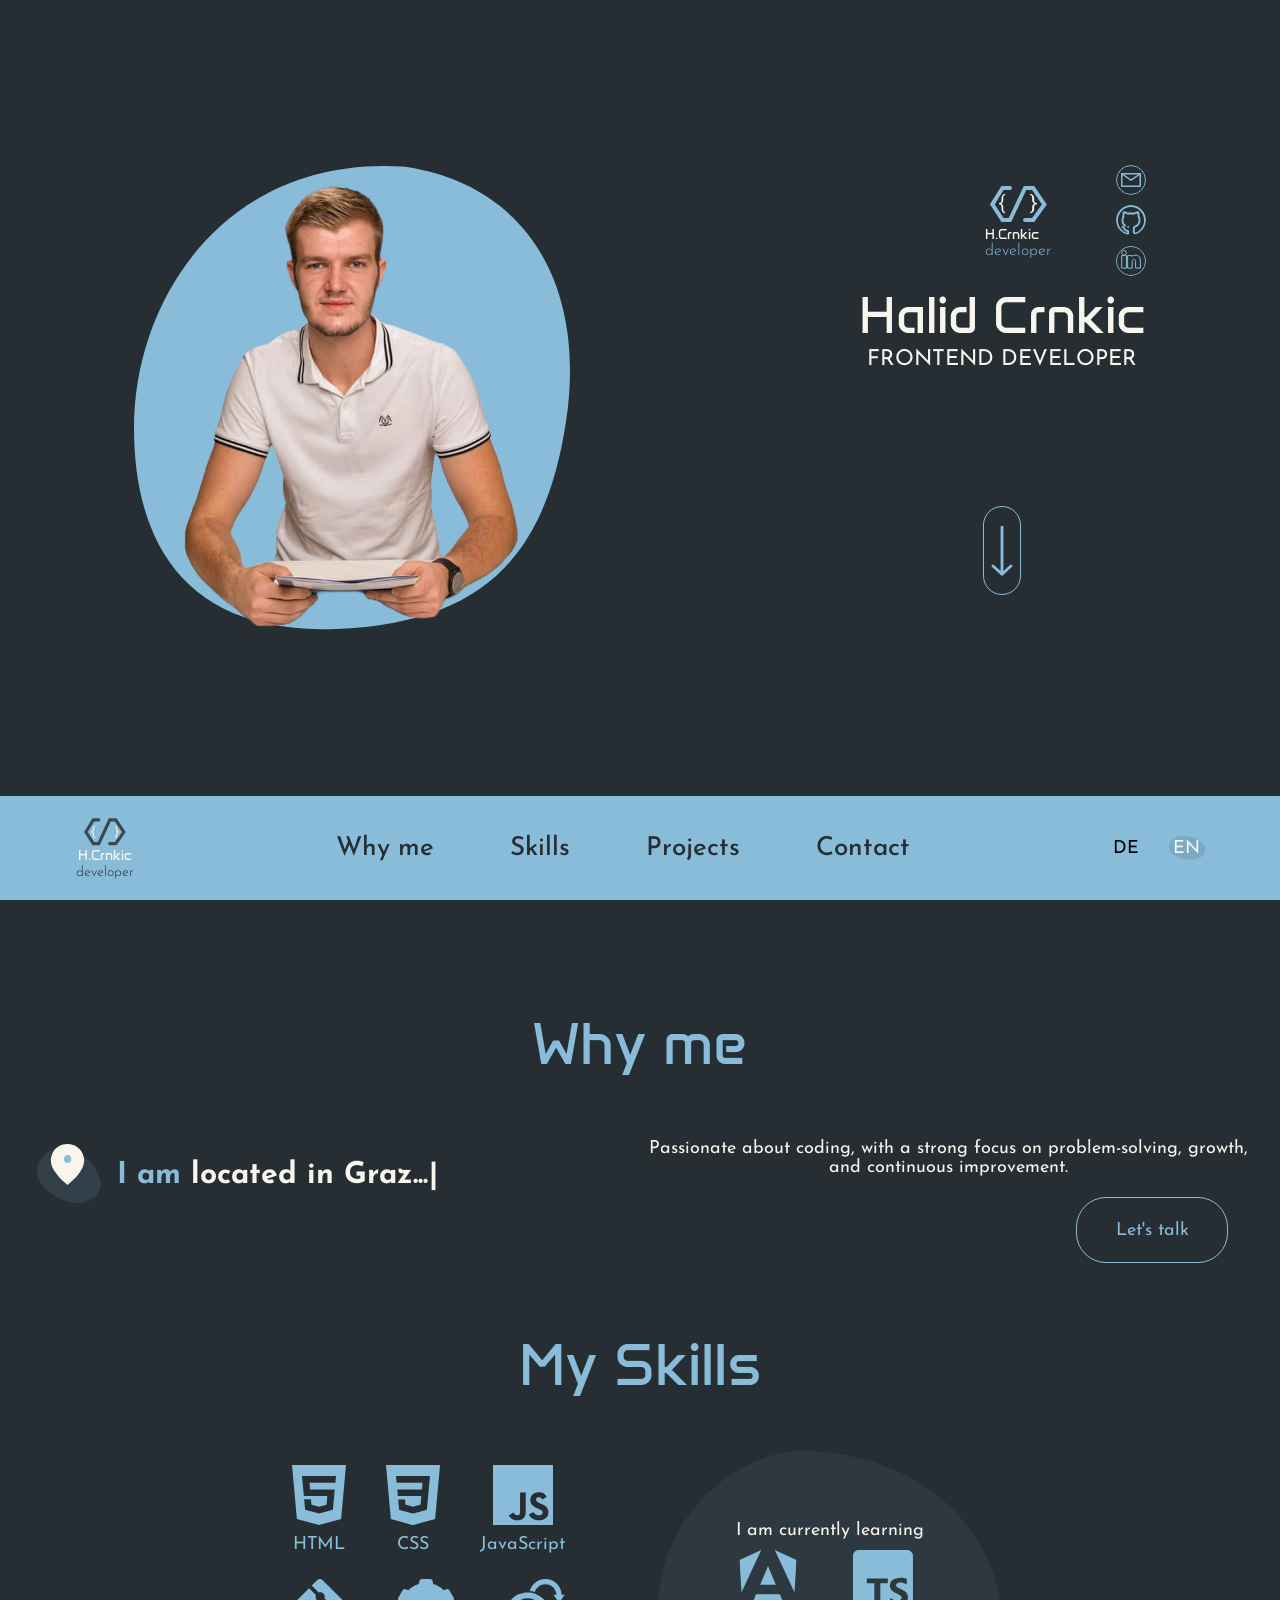
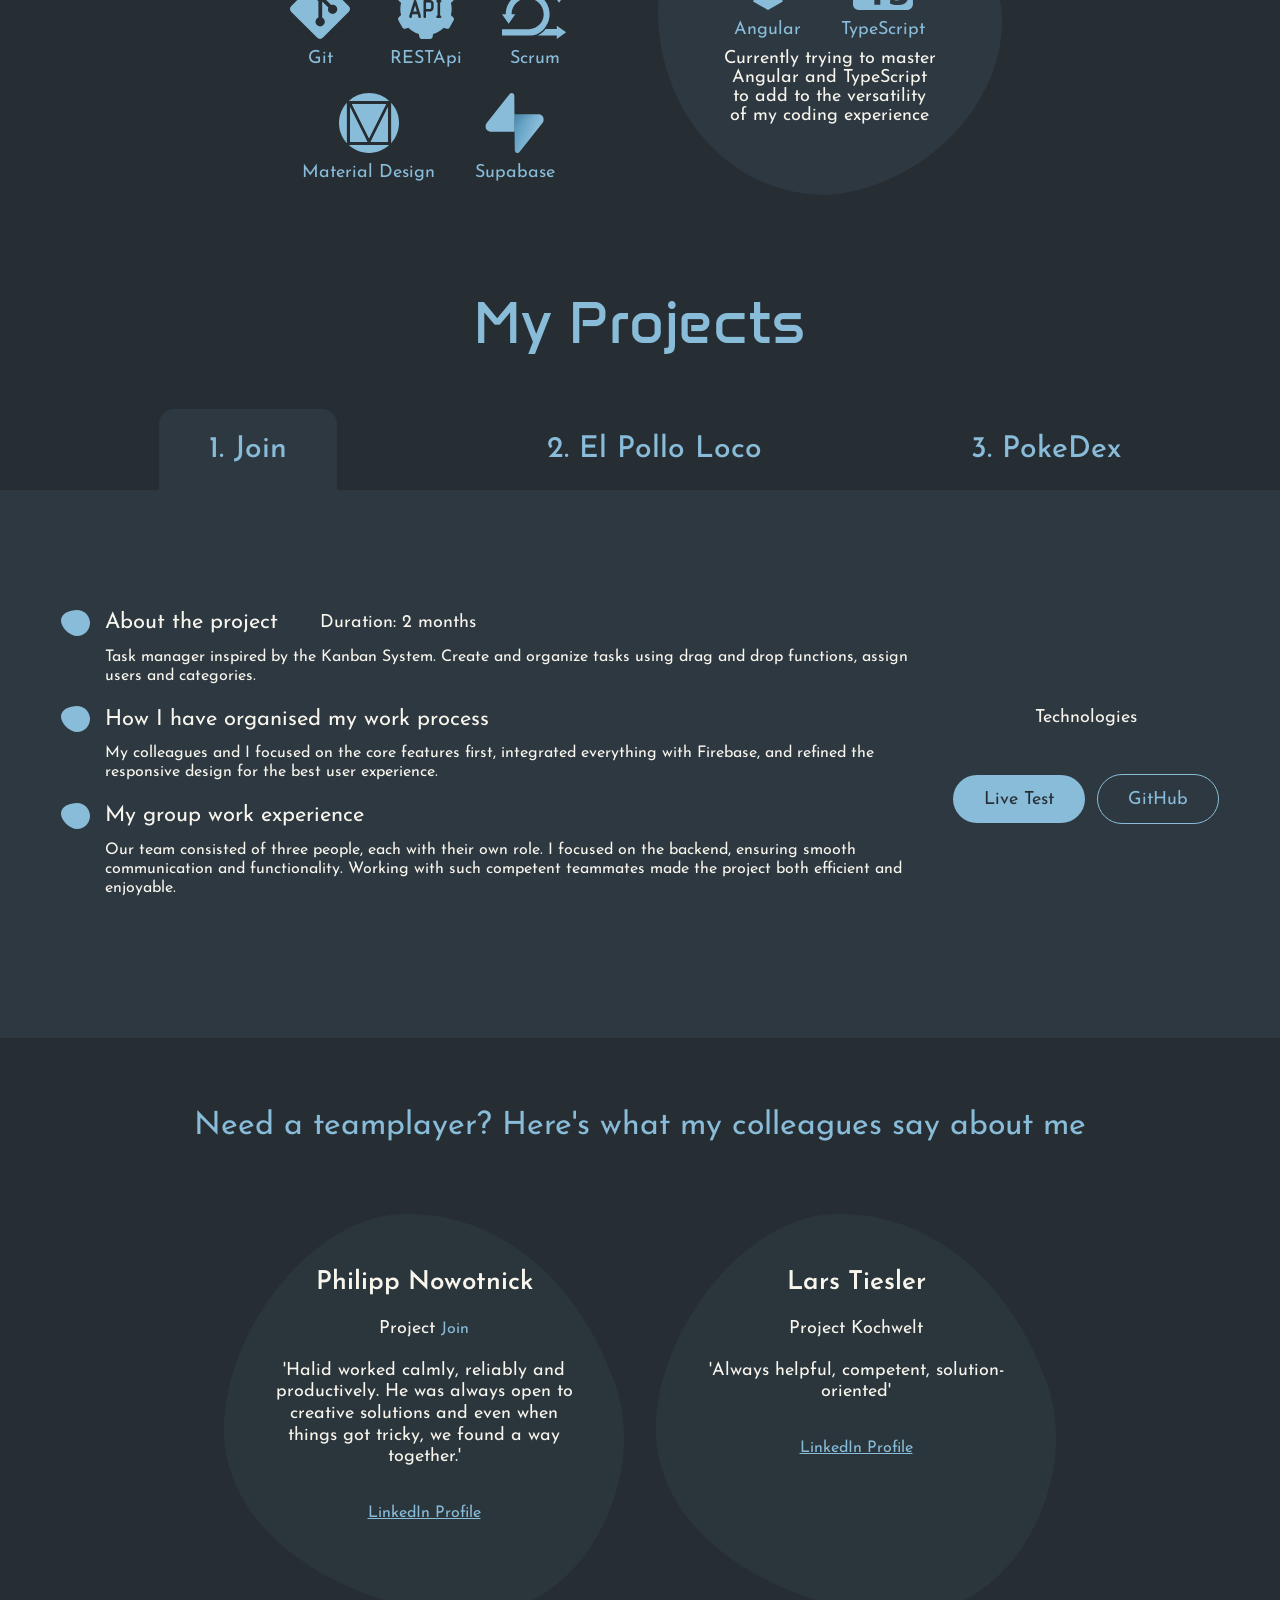
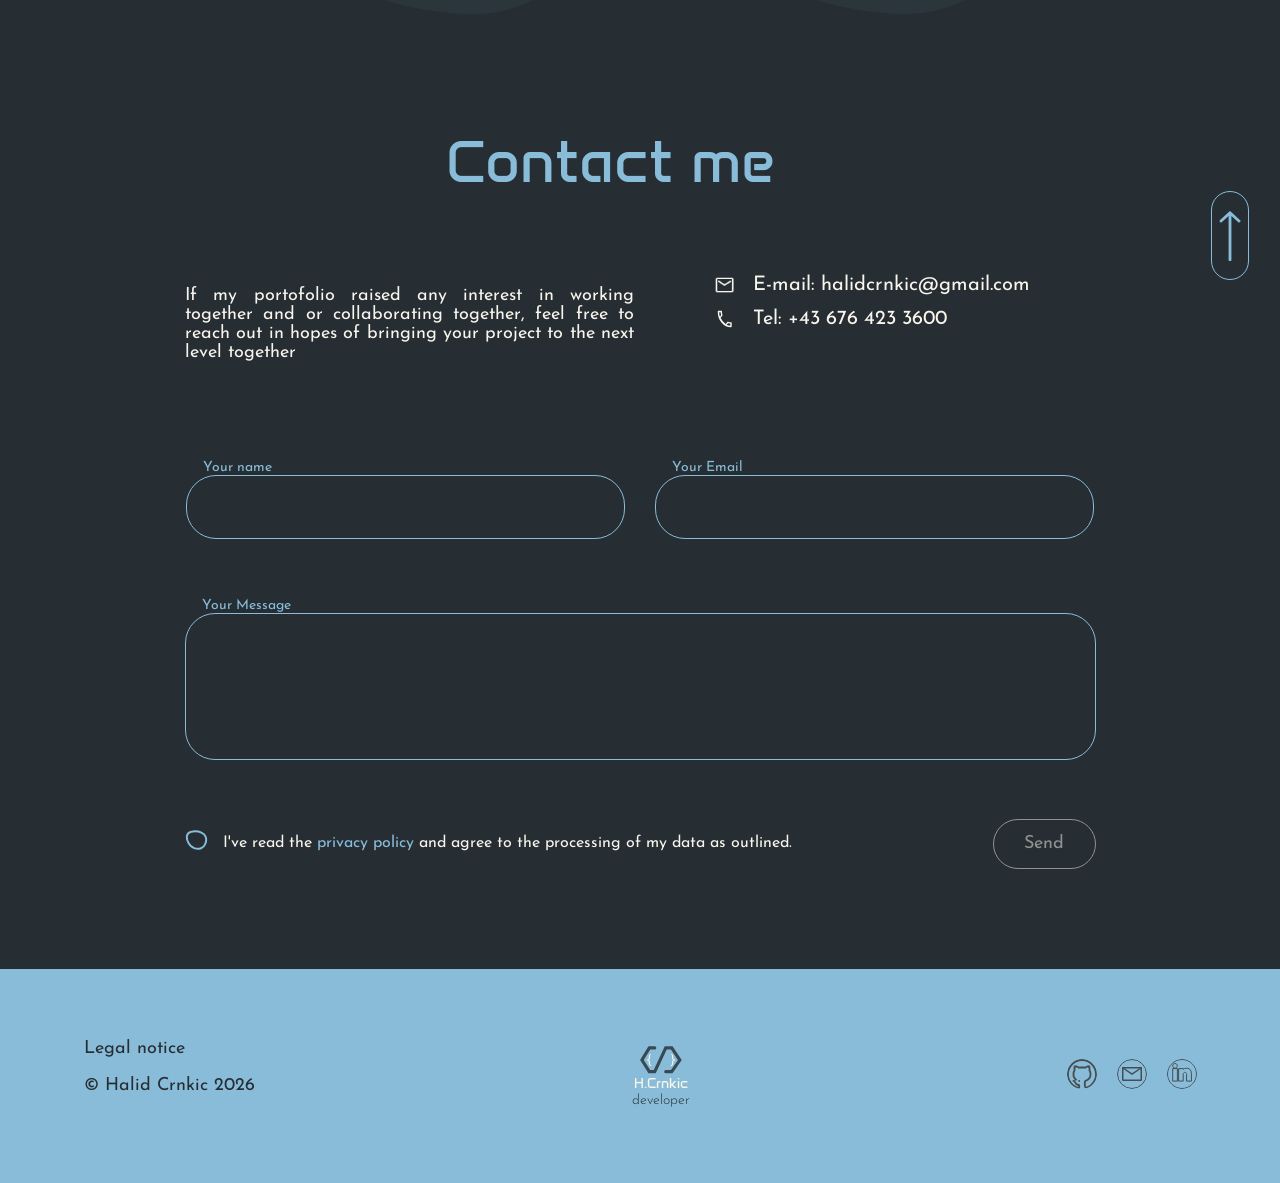
<file: index.html>
<!DOCTYPE html>
<html lang="en">

<head>
    <meta charset="UTF-8">
    <meta name="viewport" content="width=device-width, initial-scale=1.0">
    <link rel="preconnect" href="https://fonts.googleapis.com">
    <link rel="preconnect" href="https://fonts.gstatic.com" crossorigin>
    <link href="https://fonts.googleapis.com/css2?family=Anta&family=Sancreek&display=swap" rel="stylesheet">
    <link
        href="https://fonts.googleapis.com/css2?family=Anta&family=Josefin+Sans:ital,wght@0,100..700;1,100..700&family=Sancreek&display=swap"
        rel="stylesheet">
    <link rel="icon" type="image/png" href="./img/favicon/favicon.ico">
    <link rel="stylesheet" href="./style.css">
    <link rel="stylesheet" href="./styles/footer.css">
    <link rel="stylesheet" href="./styles/contact.css">
    <link rel="stylesheet" href="./styles/projects.css">
    <link rel="stylesheet" href="./styles/hero.css">
    <link rel="stylesheet" href="./styles/navbar.css">

    <script src="./validation/validation.js" defer></script>
    <script src="./translations/translate.js"></script>
    <script src="./templates/my-project-template.js" defer></script>
    <script src="./templates/message-sent-template.js" defer></script>
    <script src="./script.js" defer></script>
    <title>Halid Crnkic</title>
</head>

<body onload="init()">

    <div class="menu-bar-responsive">
        <div>
            <div class="hero-section-logowhite-center">
                <img class="halid-logo" src="./img/Halid logo.png">
            </div>
            <img class="burger-menu" src="./img/burger menu.svg" onclick="event.stopPropagation(); responsiveMenu()"
                id="burger-menu">
        </div>

    </div>
    <div class="hero-mobile-stack">
        <div class="hero-section" id="hero-section">
            <div class="hero-section-content-limit">
                <div class="hero-section-responsive d_none" id="hero-section-responsive">
                    <img class="menu-eclipse-responsive" src="./img/Menu-responsive-elipse.svg">
                    <div class="menu-buttons-responsive">
                        <anchor id="anchor2-why-me-responsive" class="menu-text-responsive"
                            onclick="menuScroll('whyMe')">Why me
                        </anchor>
                        <anchor id="anchor3-skills-responsive" class="menu-text-responsive"
                            onclick="menuScroll('skills')">Skills
                        </anchor>
                        <anchor id="anchor4-projects-responsive" class="menu-text-responsive"
                            onclick="menuScroll('projects')">
                            Projects</anchor>
                        <anchor id="anchor5-contacts-responsive" class="menu-text-responsive"
                            onclick="menuScroll('contacts')">
                            Contact</anchor>
                        <div class="menu-buttons-language-responsive">
                            <p class="menu-buttons-language-text" id="deresponsive" onclick="setLanguage('de')">DE</p>
                            <p class="menu-buttons-language-text" id="enresponsive" onclick="setLanguage('en')">EN</p>
                        </div>

                    </div>

                </div>

                <div class="profile-elipse-hover" id="menu-profile-picture">
                    <div class="profile-picture-div">
                        <img class="profile-picture-img" src="./img/portofolio-profile-picture.png">
                    </div>
                </div>

                <div class="hero-section-logo-text-placement-div">
                    <div class="hero-section-logowhite">
                        <div class="hero-section-logowhite-center">
                            <div class="hero-section-logowhite-vectors">
                                <div class="vector-29-container">
                                    <img class="brace-left" src="./img/{.svg">
                                    <img class="vector-29-bg" src="./img/Vector 29 white.svg">
                                    <img class="brace-right" src="./img/}.svg">
                                </div>
                            </div>

                            <div>
                                <p class="under-logodark-text-name">H.Crnkic</p>
                                <p class="logowhite-text" data-i18n="developer">developer</p>
                            </div>
                        </div>
                        <div class="social-media-hero-section">

                            <a href="mailto:halidcrnkic@gmail.com" target="_blank">
                                <svg class="social-icon email" width="30" height="30" viewBox="0 0 30 30" fill="none"
                                    xmlns="http://www.w3.org/2000/svg">
                                    <circle cx="15" cy="15" r="14.5" stroke="#89BCD9" />
                                    <mask id="path-2-inside-1_2169_976" fill="white">
                                        <rect x="5" y="8" width="20" height="14" rx="1" />
                                    </mask>
                                    <rect x="5" y="8" width="20" height="14" rx="1" stroke="#89BCD9" stroke-width="3"
                                        mask="url(#path-2-inside-1_2169_976)" />
                                    <path d="M6 9L15 15L24 9" stroke="#89BCD9" stroke-width="1.5"
                                        stroke-linecap="round" />
                                </svg>
                            </a>

                            <a href="https://github.com/hld2705" target="_blank">
                                <svg class="social-icon github" width="30" height="30" viewBox="0 0 30 30" fill="none"
                                    xmlns="http://www.w3.org/2000/svg">
                                    <g clip-path="url(#clip0_23538_2773)">
                                        <path fill-rule="evenodd" clip-rule="evenodd"
                                            d="M11.25 21.9031C11.25 21.3749 11.67 20.9482 12.19 20.9482C12.71 20.9482 13.13 21.3749 13.13 21.9031C13.13 22.4314 12.71 22.8581 12.19 22.8581C11.67 22.8581 11.25 22.4314 11.25 21.9031ZM20.46 29.4209C20.21 29.492 19.96 29.5428 19.69 29.5428C18.14 29.5428 16.88 28.2628 16.88 26.6881V23.2238C16.88 22.0251 17.64 21.0091 18.69 20.6333C20.7 19.9424 22.51 18.2154 22.51 16.1937V14.2838C22.51 13.3796 22.15 12.5364 21.57 11.8253V9.67152C21.57 8.62513 20.73 8.2594 19.69 8.86895L18.25 9.71216C17.79 9.59025 17.33 9.51913 16.87 9.51913H13.12C12.67 9.51913 12.2 9.59025 11.74 9.71216L10.3 8.86895C9.26 8.2594 8.42 8.62513 8.42 9.67152V11.8253C7.85 12.5466 7.48 13.3898 7.48 14.2838V16.1937C7.48 17.5753 8.33 18.8249 9.51 19.6986C9.75 19.8713 9.92 20.1558 9.92 20.4809C9.92 21.0091 9.5 21.4358 8.98 21.4358C8.72 21.4358 8.48 21.3241 8.31 21.1412C6.73 19.9221 5.61 18.1646 5.61 16.1937V14.2838C5.61 13.1764 5.96 12.1402 6.55 11.2259V8.39147C6.55 6.28852 8.23 5.56722 10.3 6.78632L11.91 7.73112C12.31 7.66001 12.71 7.61937 13.11 7.61937H16.86C17.26 7.61937 17.66 7.66001 18.06 7.73112L19.67 6.78632C21.74 5.56722 23.42 6.28852 23.42 8.39147V11.2259C24 12.1402 24.36 13.1764 24.36 14.2838V16.1937C24.36 19.0281 22.06 21.446 19.35 22.4111C19 22.5533 18.75 22.8987 18.75 23.3051V26.678C18.75 27.2062 19.17 27.6329 19.69 27.6329C19.77 27.6329 19.84 27.6126 19.91 27.5923C24.72 25.6214 28.13 20.8364 28.13 15.2387C28.13 7.87335 22.25 1.90992 15.01 1.90992C7.77 1.90992 1.88 7.87335 1.88 15.2387C1.88 21.0396 5.53 25.9567 10.62 27.7955C10.64 27.7955 10.67 27.8056 10.69 27.8056C11 27.8056 11.25 27.5516 11.25 27.2367C11.25 26.9218 11 26.6678 10.69 26.6678C10.69 26.6678 10.69 26.6678 10.68 26.6678C7.56 26.5865 7.56 22.8683 6.56 22.8683C6.04 22.8683 5.62 22.4416 5.62 21.9133C5.62 21.385 6.04 20.9583 6.56 20.9583H7.03C8.91 20.9583 8.64 24.768 11.25 24.768C12.29 24.768 13.13 25.6214 13.13 26.678V28.3441C13.13 29.2685 12.4 30.0102 11.49 30.0102C11.39 30.0102 11.3 29.9898 11.21 29.9695C4.76 28.2526 0 22.3197 0 15.2387C0 6.82696 6.72 0 15 0C23.28 0 30 6.82696 30 15.2387C30 21.6898 26.04 27.1961 20.46 29.4209Z"
                                            fill="#89BCD9" />
                                    </g>
                                    <defs>
                                        <clipPath id="clip0_23538_2773">
                                            <rect width="30" height="30" fill="white" />
                                        </clipPath>
                                    </defs>
                                </svg>
                            </a>

                            <a href="https://www.linkedin.com/in/halid-crnki%C4%87-12099b318/" target="_blank">
                                <svg class="social-icon linkedin" width="30" height="30" viewBox="0 0 30 30" fill="none"
                                    xmlns="http://www.w3.org/2000/svg">
                                    <g clip-path="url(#clip0_2169_978)">
                                        <path
                                            d="M15 0.5C23.0239 0.5 29.5 6.97614 29.5 15C29.5 23.0239 23.0239 29.5 15 29.5C6.97614 29.5 0.5 23.0239 0.5 15C0.5 6.97614 6.97614 0.5 15 0.5ZM5.7002 22.0996H10.4004V9.59961H5.7002V22.0996ZM20.4961 9.26953C19.4862 9.09782 18.4287 9.21766 17.5166 9.57324C17.0765 9.74483 16.6616 9.97549 16.2998 10.2617V9.59961H11.5996V22.0996H16.2002V15.5C16.2002 14.0464 17.1089 13.3645 17.917 13.3369C18.3306 13.3228 18.7389 13.4749 19.0479 13.8037C19.3562 14.132 19.5996 14.6751 19.5996 15.5V22.0996H24.4004V14.2998C24.4004 12.7745 23.956 11.596 23.2227 10.752C22.4923 9.91147 21.5089 9.44178 20.4961 9.26953ZM8 4.5C7.46001 4.5 6.85724 4.7571 6.40039 5.09961L6.34277 5.14258L6.2998 5.2002C5.96701 5.64397 5.70025 6.14847 5.7002 6.7998C5.7002 7.42887 5.94872 8.03185 6.2998 8.5L6.32129 8.52832L6.34668 8.55371C6.75129 8.9582 7.38364 9.2002 8 9.2002C8.55843 9.2002 9.24162 8.99041 9.58691 8.42871C10.0772 8.01247 10.2998 7.38776 10.2998 6.7998C10.2998 6.14847 10.033 5.64397 9.7002 5.2002L9.67871 5.17188L9.65332 5.14648L9.56738 5.06738C9.35957 4.88892 9.10173 4.7569 8.86035 4.66797C8.58159 4.56528 8.27227 4.5 8 4.5Z"
                                            stroke="#89BCD9" />
                                    </g>
                                    <defs>
                                        <clipPath id="clip0_2169_978">
                                            <rect width="30" height="30" fill="white" />
                                        </clipPath>
                                    </defs>
                                </svg>
                            </a>

                        </div>
                    </div>

                    <div>
                        <h1 class="hero-section-text-h1">Halid Crnkic</h1>
                        <p class="hero-section-text-p" data-i18n="frontendDeveloper">FRONTEND DEVELOPER</p>
                    </div>
                    <div class="arrow-down-div">
                        <img class="arrow-down-img" src="./img/Arrow down.svg" onclick="arrowScrollFooter()">
                    </div>
                </div>
            </div>
        </div>

        <div class="name-arrow-responsive">
            <h1 class="hero-section-text-h1">Halid Crnkic</h1>
            <p class="hero-section-text-p" data-i18n="frontendDeveloper">FRONTEND DEVELOPER</p>
        </div>
        <div class="arrow-down-div-responsive">
            <img class="arrow-down-img-responsive" src="./img/Arrow down.svg" id="arrowdown"
                onclick="arrowScrollFooter()">
        </div>
    </div>

    <div class="menu-bar">
        <div class="menu-bar-content-limit">
            <div class="logodark-text-div" id="anchor1">
                <img class="logo-dark-mob" src="./img/Logo icon.svg">
                <p class="under-logodark-text-name">H.Crnkic</p>
                <p class="under-logodark-text-text" data-i18n="developer">developer</p>
            </div>
            <div class="menu-buttons">
                <anchor id="anchor2-why-me" class="menu-text" data-i18n="whyMe" onclick="menuScroll('whyMe')">Why me
                </anchor>
                <anchor id="anchor3-skills" class="menu-text" data-i18n="skills" onclick="menuScroll('skills')">Skills
                </anchor>
                <anchor id="anchor4-projects" class="menu-text" data-i18n="projects" onclick="menuScroll('projects')">
                    Projects
                </anchor>
                <anchor id="anchor5-contacts" class="menu-text" data-i18n="contact" onclick="menuScroll('contacts')">
                    Contact
                </anchor>
            </div>
            <div class="menu-buttons-language">
                <p class="menu-buttons-language-text" id="de" onclick="setLanguage('de')">DE</p>
                <p class="menu-buttons-language-text" id="en" onclick="setLanguage('en')">EN</p>
            </div>
        </div>
    </div>

    <div class="why-me-content-limit">
        <div class="why-me" id="why-me">
            <p class="why-me-p" data-i18n="whyMe">Why me</p>
            <div class="why-me-details">
                <div class="why-me-details-standpoint-text-div">
                    <div class="why-me-details-standpoint-text-icons">
                        <img class="standpoint-icon" src="./img/standpoint icon.svg">
                        <p class="i-am">I am </p>
                        <p class="located-in"> located in Graz.. </p>
                    </div>
                    <div class="why-me-details-text-button">
                        <p class="why-me-details-text-text" data-i18n="iAmPassionate">Passionate about coding, with a
                            strong focus on problem-solving, growth, and continuous improvement.
                        </p>
                        <div class="lets-talk-button" onclick="menuScroll('letstalk')">
                            <p class="lets-talk-text" data-i18n="letsTalk">Let's talk</p>
                        </div>
                    </div>
                </div>
            </div>
        </div>
    </div>

    <div class="my-skills" id="skills">
        <p class="why-me-p" id="my-skills" data-i18n="mySkills">My Skills</p>
        <div class="skills-currently-learning-positioning">
            <div class="skills-icons">
                <div class="skill-icon-text-positioning">
                    <img class="skill-icon" src="./img/Skill HTML.svg">
                    <p class="skill-icon-text-currently">HTML</p>
                </div>
                <div class="skill-icon-text-positioning">
                    <img class="skill-icon" src="./img/Skill CSS.svg">
                    <p class="skill-icon-text-currently">CSS</p>
                </div>
                <div class="skill-icon-text-positioning">
                    <img class="skill-icon" src="./img/Skill JavaScript.svg">
                    <p class="skill-icon-text-currently">JavaScript</p>
                </div>
                <div class="skill-icon-text-positioning">
                    <img class="skill-icon" src="./img/Skill Git.svg">
                    <p class="skill-icon-text-currently">Git</p>
                </div>
                <div class="skill-icon-text-positioning">
                    <img class="skill-icon" src="./img/Skill RESTApi.svg">
                    <p class="skill-icon-text-currently">RESTApi</p>
                </div>
                <div class="skill-icon-text-positioning">
                    <img class="skill-icon" src="./img/Skill Scrum.svg">
                    <p class="skill-icon-text-currently">Scrum</p>
                </div>
                <div class="skill-icon-text-positioning">
                    <img class="skill-icon" src="./img/Skill Material Design.svg">
                    <p class="skill-icon-text-currently">Material Design</p>
                </div>
                <div class="skill-icon-text-positioning">
                    <img class="skill-icon" src="./img/Skill Supabase.svg">
                    <p class="skill-icon-text-currently">Supabase</p>
                </div>
            </div>
            <div class="currently-learning-skills-icon">
                <div class="my-skills-default-elipse">
                    <p class="why-me-details-text-text" data-i18n="iAmCurrentlyLearning">I am currently learning</p>
                    <div class="why-me-details-icons">
                        <div class="skill-icon-text-positioning">
                            <img class="skill-icon-currently" src="./img/Skill Angular.svg">
                            <p class="skill-icon-text-currently">Angular</p>
                        </div>
                        <div class="skill-icon-text-positioning">
                            <img class="skill-icon-currently" src="./img/Skill TypeScript.svg">
                            <p class="skill-icon-text-currently">TypeScript</p>
                        </div>
                    </div>
                    <div>
                        <p class="why-me-details-text-text" data-i18n="CurrentlyTrying">Currently trying to master
                            <br>Angular and TypeScript<br> to
                            add to the versatility <br>of my coding experience
                        </p>
                    </div>
                </div>
            </div>

            <div class="lets-talk-button-responsive" onclick="menuScroll('letstalk')">
                <p class="lets-talk-text" data-i18n="letsTalk">Let's talk</p>
            </div>
        </div>
    </div>

    <div class="my-projects" id="projects">
        <p class="why-me-p" id="my-projects" data-i18n="myProjects">My Projects</p>
        <div class="project-names">
            <p class="project-names-tabs" id="join" onclick="templateRoute('join')">1. Join</p>
            <p class="project-names-tabs" id="el_pollo_loco" onclick="templateRoute('el_pollo_loco')">2. El Pollo Loco
            </p>
            <p class="project-names-tabs" id="pokedex" onclick="templateRoute('pokedex')">3. PokeDex</p>
        </div>
        <div class="project-details" id="project-details">
        </div>
    </div>

    <div class="need-a-team-player-spacing">
        <p class="need-a-team-player-headline" data-i18n="NeedATeamplayer">Need a teamplayer? Here's what my
            colleagues say about me</p>
    </div>
    <div class="need-a-teamplayer">

        <div class="need-a-teamplayer-elipse-div">
            <div class="need-a-teamplayer-elipse">
                <div class="need-a-teamplayer-details-positioning">
                    <p class="need-a-teamplayer-name">Philipp Nowotnick</p>
                    <p class="need-a-teamplayer-details">Project <a href="#" class="need-a-teamplayer-link">Join</a>
                    </p>
                    <p class="need-a-teamplayer-details" data-i18n="philipp">"Halid arbeitet ruhig, zuverlässig und
                        produktiv. Er war immer
                        offen für kreative Lösungen und auch wenn’s mal knifflig wurde, haben wir gemeinsam einen
                        Weg
                        gefunden."</p>
                    <a href="https://www.linkedin.com/in/philipp-nowotnick-674611402/"
                        class="need-a-teamplayer-link-underline">
                        <p>LinkedIn Profile</p>
                    </a>
                </div>
            </div>
            <div class="need-a-teamplayer-elipse">
                <div class="need-a-teamplayer-details-positioning">
                    <p class="need-a-teamplayer-name">Lars Tiesler</p>
                    <p class="need-a-teamplayer-details">Project Kochwelt</p>
                    <p class="need-a-teamplayer-details" data-i18n="lars">"Immer hilfsbereit, kompetent,
                        lösungsorientiert"</p>
                    <a href="linkedin.com/in/lars-tieseler-50922b261" class="need-a-teamplayer-link-underline">
                        <p>LinkedIn Profile</p>
                    </a>
                </div>
            </div>
        </div>
    </div>

    <div class="contact-me-placement-div">
        <div>
            <div class="contact-me">
                <p class="why-me-p" id="contact-me" data-i18n="contactMe">Contact me</p>
                <div class="contact-me-description">
                    <div>
                        <p class="contact-me-description-text" data-i18n="raisedInterest">
                            If my portofolio raised any interest in working together and
                            or collaborating together, feel free
                            to reach out in hopes of bringing your project to the next level together
                        </p>
                    </div>
                    <div class="contact-me-icons-placement">
                        <div class="contact-me-email-div">
                            <img src="./img/Email button.png">
                            <p class="contact-me-p">E-mail: halidcrnkic@gmail.com</p>
                        </div>
                        <div class="contact-me-email-div">
                            <img src="./img/Telephone icone.svg">
                            <p class="contact-me-p">Tel: +43 676 423 3600</p>
                        </div>
                    </div>
                </div>
            </div>
        </div>
        <div style="margin-right: 20px;">
            <img class="arrow-down-img" src="./img/Arrow up.svg" onclick="arrowScrollHeader()">
        </div>


    </div>
    <div class="contact-me-inputfields-together">
        <div class="contact-me-formular" id="contact">
            <div class="contact-me-formular-first-two-fields">
                <div class="input-field-responsive">
                    <p class="contact-me-formular-text" data-i18n="yourName">Your name</p>
                    <input class="contact-formular-first-two-inputfields" type="text" id="inputname"
                        onblur="validateName()">
                    <div id="errorname"></div>
                </div>
                <div class="input-field-responsive">
                    <p class="contact-me-formular-text" data-i18n="yourEmail">Your Email</p>
                    <input class="contact-formular-first-two-inputfields" type="email" id="inputemail"
                        onblur="validateEmail()">
                    <div id="erroremail"></div>
                </div>
            </div>
            <div class="contact-me-last-formular-checkbox-placement-div">
                <div class="last-formular-placement">
                    <p class="contact-me-formular-text" data-i18n="yourMessage">Your Message</p>
                    <textarea class="contact-me-formular-last-inputfield" type="text" id="inputmessage"
                        onblur="validateMessage()"></textarea>
                </div>
                <div id="errormessage"></div>
                <div class="contact-me-formular-privacy-policy-accept">
                    <div class="contact-me-formular-privacy-policy-accept-div">
                        <div class="check-box-img" onclick="sendButtonActivation()" id="check-box-img"></div>
                        <p class="contact-me-checkbox-text">
                            <span data-i18n="privacyTextStart"></span>
                            <a class="contact-link" href="./pages/datenschutz.html" data-i18n="privacyLink"
                                id="privacypolicylink"></a>
                            <span data-i18n="privacyTextEnd"></span>
                        </p>
                    </div>
                    <div class="contact-me-send-button" onclick="sendMessage()">
                        <p class="contact-me-send-button-text" data-i18n="send">Send</p>
                    </div>
                </div>


            </div>
            <div class="arrow-down-div-responsive">
                <img class="arrow-up-img-responsive" src="./img/Arrow up.svg" id="arrowup"
                    onclick="arrowScrollHeader()">
            </div>
        </div>
    </div>
    <footer>
        <div class="footer-placement-div">
            <div>
                <a href="./pages/impressum.html" class="footer-link" data-i18n="legalNotice">Legal notice</a>
                <p class="footer-text">© Halid Crnkic 2026</p>
            </div>
            <div class="logodark-text-div" id="anchor1">
                <img class="logo-dark-mob" src="./img/Logo icon.svg">
                <p class="under-logodark-text-name">H.Crnkic</p>
                <p class="under-logodark-text-text" data-i18n="developer">developer</p>
            </div>
            <div class="footer-social-media-div">

                <a href="https://github.com/hld2705" target="_blank">
                    <svg class="social-icon github" width="30" height="30" viewBox="0 0 30 30" fill="none"
                        xmlns="http://www.w3.org/2000/svg">
                        <g clip-path="url(#clip0_23538_2773)">
                            <path fill-rule="evenodd" clip-rule="evenodd"
                                d="M11.25 21.9031C11.25 21.3749 11.67 20.9482 12.19 20.9482C12.71 20.9482 13.13 21.3749 13.13 21.9031C13.13 22.4314 12.71 22.8581 12.19 22.8581C11.67 22.8581 11.25 22.4314 11.25 21.9031ZM20.46 29.4209C20.21 29.492 19.96 29.5428 19.69 29.5428C18.14 29.5428 16.88 28.2628 16.88 26.6881V23.2238C16.88 22.0251 17.64 21.0091 18.69 20.6333C20.7 19.9424 22.51 18.2154 22.51 16.1937V14.2838C22.51 13.3796 22.15 12.5364 21.57 11.8253V9.67152C21.57 8.62513 20.73 8.2594 19.69 8.86895L18.25 9.71216C17.79 9.59025 17.33 9.51913 16.87 9.51913H13.12C12.67 9.51913 12.2 9.59025 11.74 9.71216L10.3 8.86895C9.26 8.2594 8.42 8.62513 8.42 9.67152V11.8253C7.85 12.5466 7.48 13.3898 7.48 14.2838V16.1937C7.48 17.5753 8.33 18.8249 9.51 19.6986C9.75 19.8713 9.92 20.1558 9.92 20.4809C9.92 21.0091 9.5 21.4358 8.98 21.4358C8.72 21.4358 8.48 21.3241 8.31 21.1412C6.73 19.9221 5.61 18.1646 5.61 16.1937V14.2838C5.61 13.1764 5.96 12.1402 6.55 11.2259V8.39147C6.55 6.28852 8.23 5.56722 10.3 6.78632L11.91 7.73112C12.31 7.66001 12.71 7.61937 13.11 7.61937H16.86C17.26 7.61937 17.66 7.66001 18.06 7.73112L19.67 6.78632C21.74 5.56722 23.42 6.28852 23.42 8.39147V11.2259C24 12.1402 24.36 13.1764 24.36 14.2838V16.1937C24.36 19.0281 22.06 21.446 19.35 22.4111C19 22.5533 18.75 22.8987 18.75 23.3051V26.678C18.75 27.2062 19.17 27.6329 19.69 27.6329C19.77 27.6329 19.84 27.6126 19.91 27.5923C24.72 25.6214 28.13 20.8364 28.13 15.2387C28.13 7.87335 22.25 1.90992 15.01 1.90992C7.77 1.90992 1.88 7.87335 1.88 15.2387C1.88 21.0396 5.53 25.9567 10.62 27.7955C10.64 27.7955 10.67 27.8056 10.69 27.8056C11 27.8056 11.25 27.5516 11.25 27.2367C11.25 26.9218 11 26.6678 10.69 26.6678C10.69 26.6678 10.69 26.6678 10.68 26.6678C7.56 26.5865 7.56 22.8683 6.56 22.8683C6.04 22.8683 5.62 22.4416 5.62 21.9133C5.62 21.385 6.04 20.9583 6.56 20.9583H7.03C8.91 20.9583 8.64 24.768 11.25 24.768C12.29 24.768 13.13 25.6214 13.13 26.678V28.3441C13.13 29.2685 12.4 30.0102 11.49 30.0102C11.39 30.0102 11.3 29.9898 11.21 29.9695C4.76 28.2526 0 22.3197 0 15.2387C0 6.82696 6.72 0 15 0C23.28 0 30 6.82696 30 15.2387C30 21.6898 26.04 27.1961 20.46 29.4209Z"
                                fill="currentColor" />
                        </g>
                        <defs>
                            <clipPath id="clip0_23538_2773">
                                <rect width="30" height="30" fill="white" />
                            </clipPath>
                        </defs>
                    </svg>
                </a>
                <a href="mailto:halidcrnkic@gmail.com" target="_blank">
                    <svg class="social-icon email" width="30" height="30" viewBox="0 0 30 30" fill="none"
                        xmlns="http://www.w3.org/2000/svg">
                        <circle cx="15" cy="15" r="14.5" stroke="currentColor" />
                        <mask id="path-2-inside-1_2169_976" fill="white">
                            <rect x="5" y="8" width="20" height="14" rx="1" />
                        </mask>
                        <rect x="5" y="8" width="20" height="14" rx="1" stroke="currentColor" stroke-width="3"
                            mask="url(#path-2-inside-1_2169_976)" />
                        <path d="M6 9L15 15L24 9" stroke="currentColor" stroke-width="1.5" stroke-linecap="round" />
                    </svg>
                </a>
                <a href="https://www.linkedin.com/in/halid-crnki%C4%87-12099b318/" target="_blank">
                    <svg class="social-icon linkedin" width="30" height="30" viewBox="0 0 30 30" fill="none"
                        xmlns="http://www.w3.org/2000/svg">
                        <g clip-path="url(#clip0_2169_978)">
                            <path
                                d="M15 0.5C23.0239 0.5 29.5 6.97614 29.5 15C29.5 23.0239 23.0239 29.5 15 29.5C6.97614 29.5 0.5 23.0239 0.5 15C0.5 6.97614 6.97614 0.5 15 0.5ZM5.7002 22.0996H10.4004V9.59961H5.7002V22.0996ZM20.4961 9.26953C19.4862 9.09782 18.4287 9.21766 17.5166 9.57324C17.0765 9.74483 16.6616 9.97549 16.2998 10.2617V9.59961H11.5996V22.0996H16.2002V15.5C16.2002 14.0464 17.1089 13.3645 17.917 13.3369C18.3306 13.3228 18.7389 13.4749 19.0479 13.8037C19.3562 14.132 19.5996 14.6751 19.5996 15.5V22.0996H24.4004V14.2998C24.4004 12.7745 23.956 11.596 23.2227 10.752C22.4923 9.91147 21.5089 9.44178 20.4961 9.26953ZM8 4.5C7.46001 4.5 6.85724 4.7571 6.40039 5.09961L6.34277 5.14258L6.2998 5.2002C5.96701 5.64397 5.70025 6.14847 5.7002 6.7998C5.7002 7.42887 5.94872 8.03185 6.2998 8.5L6.32129 8.52832L6.34668 8.55371C6.75129 8.9582 7.38364 9.2002 8 9.2002C8.55843 9.2002 9.24162 8.99041 9.58691 8.42871C10.0772 8.01247 10.2998 7.38776 10.2998 6.7998C10.2998 6.14847 10.033 5.64397 9.7002 5.2002L9.67871 5.17188L9.65332 5.14648L9.56738 5.06738C9.35957 4.88892 9.10173 4.7569 8.86035 4.66797C8.58159 4.56528 8.27227 4.5 8 4.5Z"
                                stroke="currentColor" />
                        </g>
                        <defs>
                            <clipPath id="clip0_2169_978">
                                <rect width="30" height="30" fill="white" />
                            </clipPath>
                        </defs>
                    </svg>
                </a>
            </div>
        </div>
    </footer>

    <div class="responsive-footer">
        <div class="logodark-text-div" id="anchor1">
            <img class="logo-dark-mob" src="./img/Logo icon.svg">
            <p class="under-logodark-text-name">H.Crnkic</p>
            <p class="under-logodark-text-text">developer</p>
        </div>

        <div class="footer-social-media-div">
            <a href="https://github.com/hld2705" target="_blank">
                <svg class="social-icon github" width="30" height="30" viewBox="0 0 30 30" fill="none"
                    xmlns="http://www.w3.org/2000/svg">
                    <g clip-path="url(#clip0_23538_2773)">
                        <path fill-rule="evenodd" clip-rule="evenodd"
                            d="M11.25 21.9031C11.25 21.3749 11.67 20.9482 12.19 20.9482C12.71 20.9482 13.13 21.3749 13.13 21.9031C13.13 22.4314 12.71 22.8581 12.19 22.8581C11.67 22.8581 11.25 22.4314 11.25 21.9031ZM20.46 29.4209C20.21 29.492 19.96 29.5428 19.69 29.5428C18.14 29.5428 16.88 28.2628 16.88 26.6881V23.2238C16.88 22.0251 17.64 21.0091 18.69 20.6333C20.7 19.9424 22.51 18.2154 22.51 16.1937V14.2838C22.51 13.3796 22.15 12.5364 21.57 11.8253V9.67152C21.57 8.62513 20.73 8.2594 19.69 8.86895L18.25 9.71216C17.79 9.59025 17.33 9.51913 16.87 9.51913H13.12C12.67 9.51913 12.2 9.59025 11.74 9.71216L10.3 8.86895C9.26 8.2594 8.42 8.62513 8.42 9.67152V11.8253C7.85 12.5466 7.48 13.3898 7.48 14.2838V16.1937C7.48 17.5753 8.33 18.8249 9.51 19.6986C9.75 19.8713 9.92 20.1558 9.92 20.4809C9.92 21.0091 9.5 21.4358 8.98 21.4358C8.72 21.4358 8.48 21.3241 8.31 21.1412C6.73 19.9221 5.61 18.1646 5.61 16.1937V14.2838C5.61 13.1764 5.96 12.1402 6.55 11.2259V8.39147C6.55 6.28852 8.23 5.56722 10.3 6.78632L11.91 7.73112C12.31 7.66001 12.71 7.61937 13.11 7.61937H16.86C17.26 7.61937 17.66 7.66001 18.06 7.73112L19.67 6.78632C21.74 5.56722 23.42 6.28852 23.42 8.39147V11.2259C24 12.1402 24.36 13.1764 24.36 14.2838V16.1937C24.36 19.0281 22.06 21.446 19.35 22.4111C19 22.5533 18.75 22.8987 18.75 23.3051V26.678C18.75 27.2062 19.17 27.6329 19.69 27.6329C19.77 27.6329 19.84 27.6126 19.91 27.5923C24.72 25.6214 28.13 20.8364 28.13 15.2387C28.13 7.87335 22.25 1.90992 15.01 1.90992C7.77 1.90992 1.88 7.87335 1.88 15.2387C1.88 21.0396 5.53 25.9567 10.62 27.7955C10.64 27.7955 10.67 27.8056 10.69 27.8056C11 27.8056 11.25 27.5516 11.25 27.2367C11.25 26.9218 11 26.6678 10.69 26.6678C10.69 26.6678 10.69 26.6678 10.68 26.6678C7.56 26.5865 7.56 22.8683 6.56 22.8683C6.04 22.8683 5.62 22.4416 5.62 21.9133C5.62 21.385 6.04 20.9583 6.56 20.9583H7.03C8.91 20.9583 8.64 24.768 11.25 24.768C12.29 24.768 13.13 25.6214 13.13 26.678V28.3441C13.13 29.2685 12.4 30.0102 11.49 30.0102C11.39 30.0102 11.3 29.9898 11.21 29.9695C4.76 28.2526 0 22.3197 0 15.2387C0 6.82696 6.72 0 15 0C23.28 0 30 6.82696 30 15.2387C30 21.6898 26.04 27.1961 20.46 29.4209Z"
                            fill="currentColor" />
                    </g>
                    <defs>
                        <clipPath id="clip0_23538_2773">
                            <rect width="30" height="30" fill="white" />
                        </clipPath>
                    </defs>
                </svg>
            </a>

            <a href="mailto:halidcrnkic@gmail.com" target="_blank">
                <svg class="social-icon email" width="30" height="30" viewBox="0 0 30 30" fill="none"
                    xmlns="http://www.w3.org/2000/svg">
                    <circle cx="15" cy="15" r="14.5" stroke="currentColor" />
                    <mask id="path-2-inside-1_2169_976" fill="white">
                        <rect x="5" y="8" width="20" height="14" rx="1" />
                    </mask>
                    <rect x="5" y="8" width="20" height="14" rx="1" stroke="currentColor" stroke-width="3"
                        mask="url(#path-2-inside-1_2169_976)" />
                    <path d="M6 9L15 15L24 9" stroke="currentColor" stroke-width="1.5" stroke-linecap="round" />
                </svg>
            </a>

            <a href="https://www.linkedin.com/in/halid-crnki%C4%87-12099b318/" target="_blank">
                <svg class="social-icon linkedin" width="30" height="30" viewBox="0 0 30 30" fill="none"
                    xmlns="http://www.w3.org/2000/svg">
                    <g clip-path="url(#clip0_2169_978)">
                        <path
                            d="M15 0.5C23.0239 0.5 29.5 6.97614 29.5 15C29.5 23.0239 23.0239 29.5 15 29.5C6.97614 29.5 0.5 23.0239 0.5 15C0.5 6.97614 6.97614 0.5 15 0.5ZM5.7002 22.0996H10.4004V9.59961H5.7002V22.0996ZM20.4961 9.26953C19.4862 9.09782 18.4287 9.21766 17.5166 9.57324C17.0765 9.74483 16.6616 9.97549 16.2998 10.2617V9.59961H11.5996V22.0996H16.2002V15.5C16.2002 14.0464 17.1089 13.3645 17.917 13.3369C18.3306 13.3228 18.7389 13.4749 19.0479 13.8037C19.3562 14.132 19.5996 14.6751 19.5996 15.5V22.0996H24.4004V14.2998C24.4004 12.7745 23.956 11.596 23.2227 10.752C22.4923 9.91147 21.5089 9.44178 20.4961 9.26953ZM8 4.5C7.46001 4.5 6.85724 4.7571 6.40039 5.09961L6.34277 5.14258L6.2998 5.2002C5.96701 5.64397 5.70025 6.14847 5.7002 6.7998C5.7002 7.42887 5.94872 8.03185 6.2998 8.5L6.32129 8.52832L6.34668 8.55371C6.75129 8.9582 7.38364 9.2002 8 9.2002C8.55843 9.2002 9.24162 8.99041 9.58691 8.42871C10.0772 8.01247 10.2998 7.38776 10.2998 6.7998C10.2998 6.14847 10.033 5.64397 9.7002 5.2002L9.67871 5.17188L9.65332 5.14648L9.56738 5.06738C9.35957 4.88892 9.10173 4.7569 8.86035 4.66797C8.58159 4.56528 8.27227 4.5 8 4.5Z"
                            stroke="currentColor" />
                    </g>
                    <defs>
                        <clipPath id="clip0_2169_978">
                            <rect width="30" height="30" fill="white" />
                        </clipPath>
                    </defs>
                </svg>
            </a>
        </div>

        <div class="footer-links-name">
            <a href="./pages/impressum.html" class="footer-link">Legal notice</a>
            <p class="footer-text">© Halid Crnkic 2026</p>
        </div>
    </div>
</body>

</html>
</file>
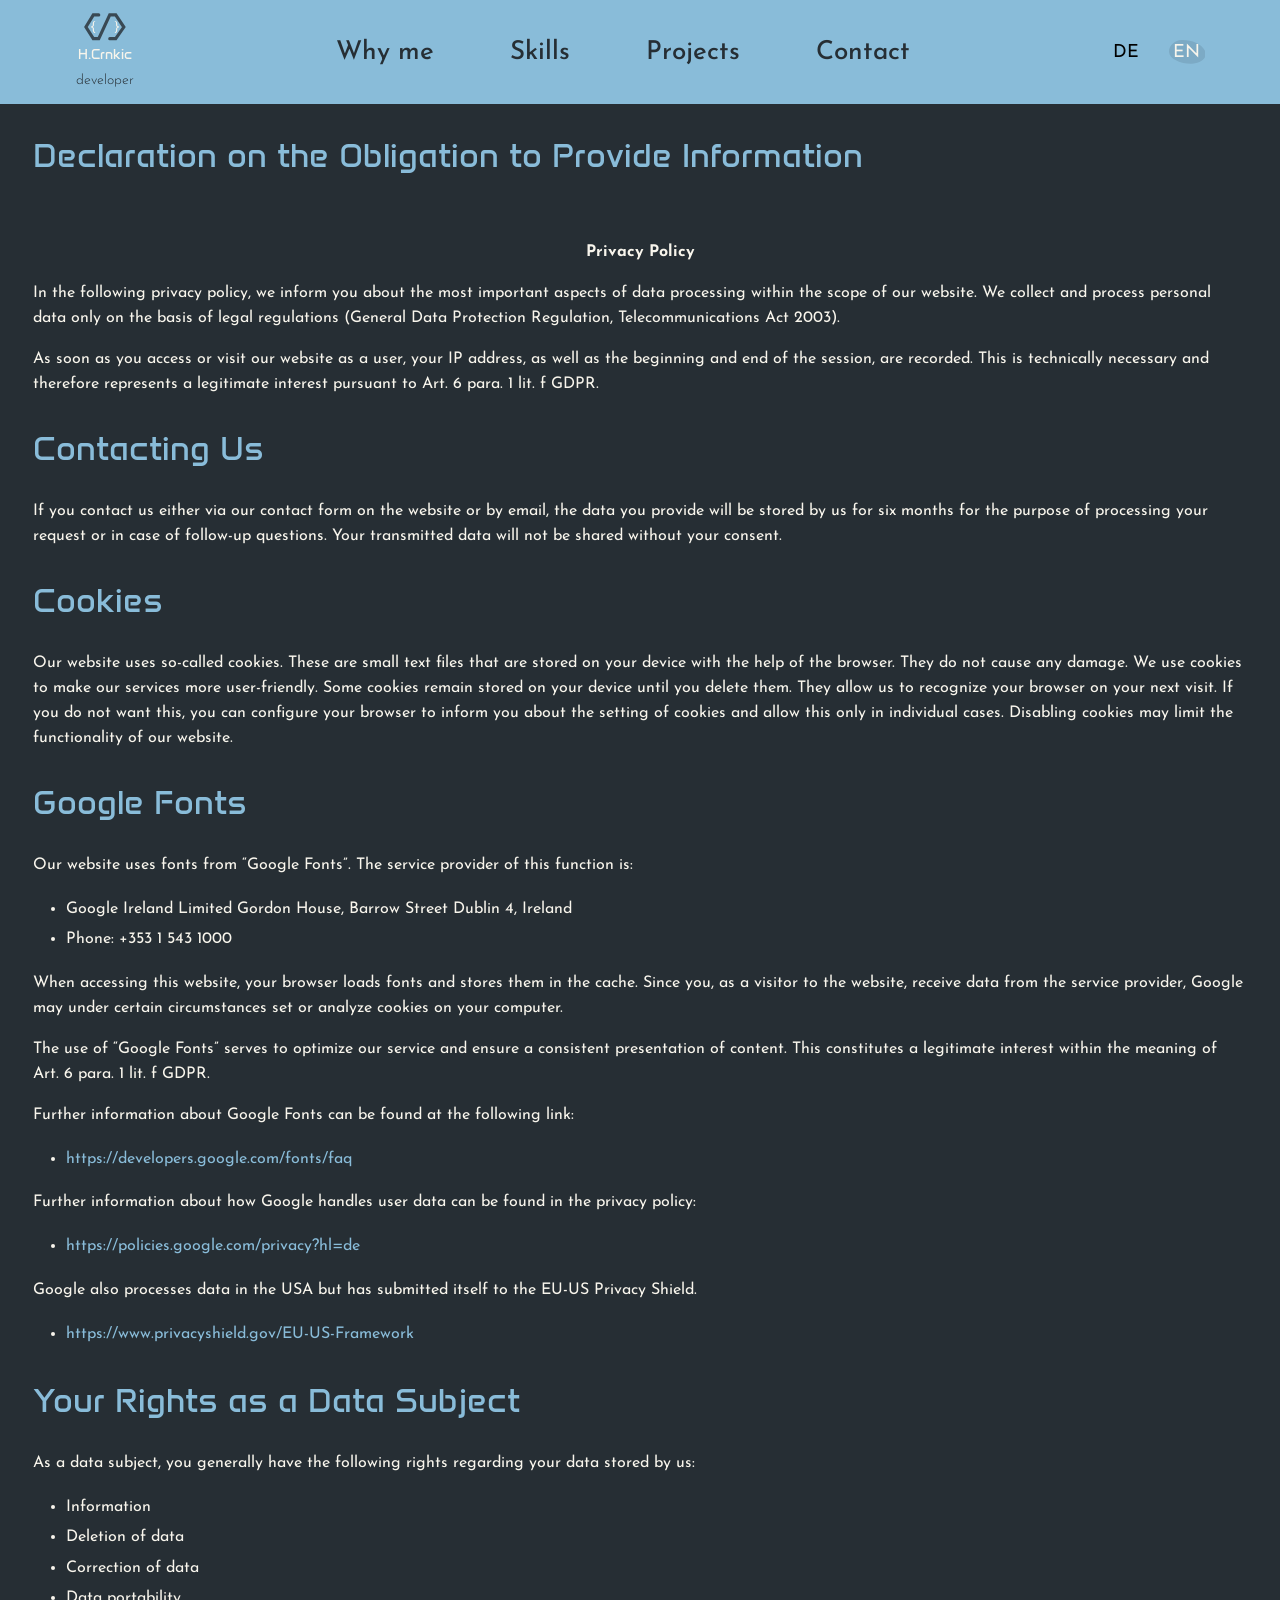
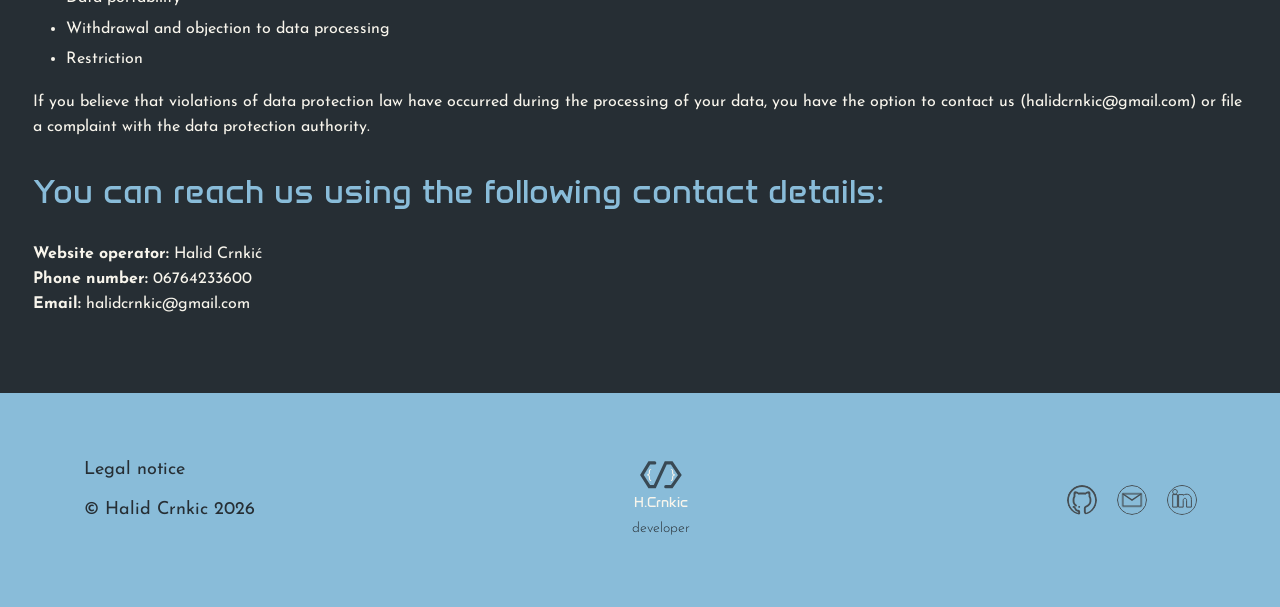
<file: pages/datenschutz.html>
<!DOCTYPE html>
<html lang="en">

<head>
    <meta charset="UTF-8">
    <meta name="viewport" content="width=device-width, initial-scale=1.0">
    <link rel="preconnect" href="https://fonts.googleapis.com">
    <link rel="preconnect" href="https://fonts.gstatic.com" crossorigin>
    <link href="https://fonts.googleapis.com/css2?family=Anta&family=Sancreek&display=swap" rel="stylesheet">
    <link
        href="https://fonts.googleapis.com/css2?family=Anta&family=Josefin+Sans:ital,wght@0,100..700;1,100..700&family=Sancreek&display=swap"
        rel="stylesheet">
    <script src="../script.js" defer></script>
    <script src="../translations/translate.js"></script>
    <link rel="icon" type="image/png" href="../img/favicon/favicon.ico">
    <title>Halid Crnkic</title>
    <link rel="stylesheet" href="../style.css">
    <link rel="stylesheet" href="../styles/navbar.css">
    <link rel="stylesheet" href="../styles/footer.css">
    <link rel="stylesheet" href="../pages/impressum-style.css">
    <link rel="stylesheet" href="../pages/datenschutz-style.css">
</head>

<body onload="init()">

    <div class="menu-bar-responsive">
        <div>
            <div class="hero-section-logowhite-center">
                <a class="impressum-link-logo" href="../index.html"><img class="halid-logo" src="../img/Halid logo.png"></a> 
            </div>
            <img class="burger-menu" src="../img/burger menu.svg"
                onclick="event.stopPropagation(); responsiveMenuImpressum()" id="burger-menu">
        </div>
    </div>

    <div class="hero-section-responsive-impressum d_none" id="hero-section-responsive-impressum">
        <img class="menu-eclipse-responsive" src="../img/Menu-responsive-elipse.svg">
        <div class="menu-buttons-responsive">
            <anchor id="anchor2-why-me-responsive" class="menu-text-responsive" onclick="menuScrollImpressum('whyMe')">Why me
            </anchor>
            <anchor id="anchor3-skills-responsive" class="menu-text-responsive" onclick="menuScrollImpressum('skills')">
                Skills</anchor>
            <anchor id="anchor4-projects-responsive" class="menu-text-responsive" onclick="menuScrollImpressum('projects')">
                Projects</anchor>
            <anchor id="anchor5-contacts-responsive" class="menu-text-responsive" onclick="menuScrollImpressum('contacts')">
                Contact</anchor>
        </div>
        <div class="menu-buttons-language-responsive">
            <p class="menu-buttons-language-text" id="deresponsive" onclick="setLanguage('de')">DE</p>
            <p class="menu-buttons-language-text" id="enresponsive" onclick="setLanguage('en')">EN</p>
        </div>
    </div>

    <div class="menu-bar">
        <div class="menu-bar-content-limit">
            <div class="logodark-text-div" id="anchor1">
                <img class="logo-dark-mob" src="../img/Logo icon.svg">
                <p class="under-logodark-text-name">H.Crnkic</p>
                <p class="under-logodark-text-text" data-i18n="developer">developer</p>
            </div>
            <div class="menu-buttons">
                <anchor id="anchor2-why-me" class="menu-text" data-i18n="whyMe" onclick="menuScrollImpressum('whyMe')">Why me
                </anchor>
                <anchor id="anchor3-skills" class="menu-text" data-i18n="skills" onclick="menuScrollImpressum('skills')">
                    Skills</anchor>
                <anchor id="anchor4-projects" class="menu-text" data-i18n="projects"
                    onclick="menuScrollImpressum('projects')">
                    Projects
                </anchor>
                <anchor id="anchor5-contacts" class="menu-text" data-i18n="contact"
                    onclick="menuScrollImpressum('contacts')">Contact
                </anchor>
            </div>
            <div class="menu-buttons-language">
                <p class="menu-buttons-language-text" id="de" onclick="setLanguage('de')">DE</p>
                <p class="menu-buttons-language-text" id="en" onclick="setLanguage('en')">EN</p>
            </div>
        </div>
    </div>

    <div class="datenschutz-positioning-height">
        <div class="datenschutz-positioning">
            <h3 data-i18n="privacyPolicyTitle">Erklärung zur Informationspflicht</h3>
            <br>

            <p class="datenschutz-header-text">
                <strong data-i18n="privacyPolicyHeading">Datenschutzerklärung</strong>
            </p>

            <p data-i18n="privacyIntro">
                In folgender Datenschutzerklärung informieren wir Sie über die wichtigsten Aspekte der
                Datenverarbeitung im Rahmen unserer Webseite. Wir erheben und verarbeiten personenbezogene
                Daten nur auf Grundlage der gesetzlichen Bestimmungen
                (Datenschutzgrundverordnung, Telekommunikationsgesetz 2003).
            </p>

            <p data-i18n="ipTracking">
                Sobald Sie als Benutzer auf unsere Webseite zugreifen oder diese besuchen wird Ihre
                IP-Adresse, Beginn sowie Beginn und Ende der Sitzung erfasst. Dies ist technisch bedingt
                und stellt somit ein berechtigtes Interesse iSv Art 6 Abs 1 lit f DSGVO.
            </p>

            <h5 data-i18n="contactTitle">Kontakt mit uns</h5>

            <p data-i18n="contactText">
                Wenn Sie uns, entweder über unser Kontaktformular auf unserer Webseite, oder per Email
                kontaktieren, dann werden die von Ihnen an uns übermittelten Daten zwecks Bearbeitung Ihrer
                Anfrage oder für den Fall von weiteren Anschlussfragen für sechs Monate bei uns gespeichert.
                Es erfolgt, ohne Ihre Einwilligung, keine Weitergabe Ihrer übermittelten Daten.
            </p>

            <h5 data-i18n="cookiesTitle">Cookies</h5>

            <p data-i18n="cookiesText">
                Unsere Website verwendet so genannte Cookies. Dabei handelt es sich um kleine Textdateien,
                die mit Hilfe des Browsers auf Ihrem Endgerät abgelegt werden. Sie richten keinen Schaden
                an. Wir nutzen Cookies dazu, unser Angebot nutzerfreundlich zu gestalten. Einige Cookies
                bleiben auf Ihrem Endgerät gespeichert, bis Sie diese löschen. Sie ermöglichen es uns,
                Ihren Browser beim nächsten Besuch wiederzuerkennen. Wenn Sie dies nicht wünschen, so
                können Sie Ihren Browser so einrichten, dass er Sie über das Setzen von Cookies informiert
                und Sie dies nur im Einzelfall erlauben. Bei der Deaktivierung von Cookies kann die
                Funktionalität unserer Website eingeschränkt sein.
            </p>

            <h5 data-i18n="googleFontsTitle">Google Fonts</h5>

            <p data-i18n="googleFontsText">
                Unsere Website verwendet Schriftarten von „Google Fonts“. Der Dienstanbieter dieser
                Funktion ist:
            </p>

            <ul>
                <li data-i18n="googleAddress">
                    Google Ireland Limited Gordon House, Barrow Street Dublin 4. Ireland
                </li>

                <li data-i18n="googlePhone">
                    Tel: +353 1 543 1000
                </li>
            </ul>

            <p data-i18n="googleCacheText">
                Beim Aufrufen dieser Webseite lädt Ihr Browser Schriftarten und speichert diese in den
                Cache. Da Sie, als Besucher der Webseite, Daten des Dienstanbieters empfangen kann Google
                unter Umständen Cookies auf Ihrem Rechner setzen oder analysieren.
            </p>

            <p data-i18n="googleUsageText">
                Die Nutzung von „Google-Fonts“ dient der Optimierung unserer Dienstleistung und der
                einheitlichen Darstellung von Inhalten. Dies stellt ein berechtigtes Interesse im Sinne von
                Art. 6 Abs. 1 lit. f DSGVO dar.
            </p>

            <p data-i18n="googleMoreInfo">
                Weitere Informationen zu Google Fonts erhalten Sie unter folgendem Link:
            </p>

            <ul>
                <li>
                    <a href="https://developers.google.com/fonts/faq" target="_blank">
                        https://developers.google.com/fonts/faq
                    </a>
                </li>
            </ul>

            <p data-i18n="googlePrivacyInfo">
                Weitere Informationen über den Umgang mit Nutzerdaten von Google können Sie der
                Datenschutzerklärung entnehmen:
            </p>

            <ul>
                <li>
                    <a href="https://policies.google.com/privacy?hl=de" target="_blank">
                        https://policies.google.com/privacy?hl=de
                    </a>
                </li>
            </ul>

            <p data-i18n="googleUsaText">
                Google verarbeitet die Daten auch in den USA, hat sich jedoch dem EU-US Privacy-Shield
                unterworfen.
            </p>

            <ul>
                <li>
                    <a href="https://www.privacyshield.gov/EU-US-Framework"
                        target="_blank">https://www.privacyshield.gov/EU-US-Framework</a>
                </li>
            </ul>

            <h5 data-i18n="rightsTitle">Ihre Rechte als Betroffener</h5>

            <p data-i18n="rightsText">
                Sie als Betroffener haben bezüglich Ihrer Daten, welche bei uns gespeichert sind
                grundsätzlich ein Recht auf:
            </p>

            <ul>
                <li data-i18n="rightInfo">Auskunft</li>
                <li data-i18n="rightDelete">Löschung der Daten</li>
                <li data-i18n="rightCorrection">Berichtigung der Daten</li>
                <li data-i18n="rightTransfer">Übertragbarkeit der Daten</li>
                <li data-i18n="rightWithdraw">Wiederruf und Widerspruch zur Datenverarbeitung</li>
                <li data-i18n="rightRestriction">Einschränkung</li>
            </ul>

            <p data-i18n="complaintText">
                Wenn sie vermuten, dass im Zuge der Verarbeitung Ihrer Daten Verstöße gegen das
                Datenschutzrecht passiert sind, so haben Sie die Möglichkeit sich bei uns
                (halidcrnkic@gmail.com) oder der Datenschutzbehörde zu beschweren.
            </p>

            <h5 data-i18n="contactDetailsTitle">
                Sie erreichen mich unter folgenden Kontaktdaten:
            </h5>

            <p>
                <b data-i18n="websiteOperator">Webseitenbetreiber:</b> Halid Crnkić<br>

                <b data-i18n="phoneNumber">Telefonnummer:</b> 06764233600<br>

                <b data-i18n="email">Email:</b> halidcrnkic@gmail.com
            </p>
        </div>

    </div>
    <footer>
        <div class="footer-placement-div">
            <div>
                <a href="../pages/impressum.html" class="footer-text" data-i18n="legalNotice">Legal notice</a>
                <p class="footer-text">© Halid Crnkic 2026</p>
            </div>
            <div class="logodark-text-div" id="anchor1">
                <img class="logo-dark-mob" src="../img/Logo icon.svg">
                <p class="under-logodark-text-name">H.Crnkic</p>
                <p class="under-logodark-text-text" data-i18n="developer">developer</p>
            </div>
            <div class="footer-social-media-div">

                <svg class="social-icon github" width="30" height="30" viewBox="0 0 30 30" fill="none"
                    xmlns="http://www.w3.org/2000/svg">
                    <g clip-path="url(#clip0_23538_2773)">
                        <path fill-rule="evenodd" clip-rule="evenodd"
                            d="M11.25 21.9031C11.25 21.3749 11.67 20.9482 12.19 20.9482C12.71 20.9482 13.13 21.3749 13.13 21.9031C13.13 22.4314 12.71 22.8581 12.19 22.8581C11.67 22.8581 11.25 22.4314 11.25 21.9031ZM20.46 29.4209C20.21 29.492 19.96 29.5428 19.69 29.5428C18.14 29.5428 16.88 28.2628 16.88 26.6881V23.2238C16.88 22.0251 17.64 21.0091 18.69 20.6333C20.7 19.9424 22.51 18.2154 22.51 16.1937V14.2838C22.51 13.3796 22.15 12.5364 21.57 11.8253V9.67152C21.57 8.62513 20.73 8.2594 19.69 8.86895L18.25 9.71216C17.79 9.59025 17.33 9.51913 16.87 9.51913H13.12C12.67 9.51913 12.2 9.59025 11.74 9.71216L10.3 8.86895C9.26 8.2594 8.42 8.62513 8.42 9.67152V11.8253C7.85 12.5466 7.48 13.3898 7.48 14.2838V16.1937C7.48 17.5753 8.33 18.8249 9.51 19.6986C9.75 19.8713 9.92 20.1558 9.92 20.4809C9.92 21.0091 9.5 21.4358 8.98 21.4358C8.72 21.4358 8.48 21.3241 8.31 21.1412C6.73 19.9221 5.61 18.1646 5.61 16.1937V14.2838C5.61 13.1764 5.96 12.1402 6.55 11.2259V8.39147C6.55 6.28852 8.23 5.56722 10.3 6.78632L11.91 7.73112C12.31 7.66001 12.71 7.61937 13.11 7.61937H16.86C17.26 7.61937 17.66 7.66001 18.06 7.73112L19.67 6.78632C21.74 5.56722 23.42 6.28852 23.42 8.39147V11.2259C24 12.1402 24.36 13.1764 24.36 14.2838V16.1937C24.36 19.0281 22.06 21.446 19.35 22.4111C19 22.5533 18.75 22.8987 18.75 23.3051V26.678C18.75 27.2062 19.17 27.6329 19.69 27.6329C19.77 27.6329 19.84 27.6126 19.91 27.5923C24.72 25.6214 28.13 20.8364 28.13 15.2387C28.13 7.87335 22.25 1.90992 15.01 1.90992C7.77 1.90992 1.88 7.87335 1.88 15.2387C1.88 21.0396 5.53 25.9567 10.62 27.7955C10.64 27.7955 10.67 27.8056 10.69 27.8056C11 27.8056 11.25 27.5516 11.25 27.2367C11.25 26.9218 11 26.6678 10.69 26.6678C10.69 26.6678 10.69 26.6678 10.68 26.6678C7.56 26.5865 7.56 22.8683 6.56 22.8683C6.04 22.8683 5.62 22.4416 5.62 21.9133C5.62 21.385 6.04 20.9583 6.56 20.9583H7.03C8.91 20.9583 8.64 24.768 11.25 24.768C12.29 24.768 13.13 25.6214 13.13 26.678V28.3441C13.13 29.2685 12.4 30.0102 11.49 30.0102C11.39 30.0102 11.3 29.9898 11.21 29.9695C4.76 28.2526 0 22.3197 0 15.2387C0 6.82696 6.72 0 15 0C23.28 0 30 6.82696 30 15.2387C30 21.6898 26.04 27.1961 20.46 29.4209Z"
                            fill="currentColor" />
                    </g>
                    <defs>
                        <clipPath id="clip0_23538_2773">
                            <rect width="30" height="30" fill="white" />
                        </clipPath>
                    </defs>
                </svg>

                <svg class="social-icon email" width="30" height="30" viewBox="0 0 30 30" fill="none"
                    xmlns="http://www.w3.org/2000/svg">
                    <circle cx="15" cy="15" r="14.5" stroke="currentColor" />
                    <mask id="path-2-inside-1_2169_976" fill="white">
                        <rect x="5" y="8" width="20" height="14" rx="1" />
                    </mask>
                    <rect x="5" y="8" width="20" height="14" rx="1" stroke="currentColor" stroke-width="3"
                        mask="url(#path-2-inside-1_2169_976)" />
                    <path d="M6 9L15 15L24 9" stroke="currentColor" stroke-width="1.5" stroke-linecap="round" />
                </svg>

                <svg class="social-icon linkedin" width="30" height="30" viewBox="0 0 30 30" fill="none"
                    xmlns="http://www.w3.org/2000/svg">
                    <g clip-path="url(#clip0_2169_978)">
                        <path
                            d="M15 0.5C23.0239 0.5 29.5 6.97614 29.5 15C29.5 23.0239 23.0239 29.5 15 29.5C6.97614 29.5 0.5 23.0239 0.5 15C0.5 6.97614 6.97614 0.5 15 0.5ZM5.7002 22.0996H10.4004V9.59961H5.7002V22.0996ZM20.4961 9.26953C19.4862 9.09782 18.4287 9.21766 17.5166 9.57324C17.0765 9.74483 16.6616 9.97549 16.2998 10.2617V9.59961H11.5996V22.0996H16.2002V15.5C16.2002 14.0464 17.1089 13.3645 17.917 13.3369C18.3306 13.3228 18.7389 13.4749 19.0479 13.8037C19.3562 14.132 19.5996 14.6751 19.5996 15.5V22.0996H24.4004V14.2998C24.4004 12.7745 23.956 11.596 23.2227 10.752C22.4923 9.91147 21.5089 9.44178 20.4961 9.26953ZM8 4.5C7.46001 4.5 6.85724 4.7571 6.40039 5.09961L6.34277 5.14258L6.2998 5.2002C5.96701 5.64397 5.70025 6.14847 5.7002 6.7998C5.7002 7.42887 5.94872 8.03185 6.2998 8.5L6.32129 8.52832L6.34668 8.55371C6.75129 8.9582 7.38364 9.2002 8 9.2002C8.55843 9.2002 9.24162 8.99041 9.58691 8.42871C10.0772 8.01247 10.2998 7.38776 10.2998 6.7998C10.2998 6.14847 10.033 5.64397 9.7002 5.2002L9.67871 5.17188L9.65332 5.14648L9.56738 5.06738C9.35957 4.88892 9.10173 4.7569 8.86035 4.66797C8.58159 4.56528 8.27227 4.5 8 4.5Z"
                            stroke="currentColor" />
                    </g>
                    <defs>
                        <clipPath id="clip0_2169_978">
                            <rect width="30" height="30" fill="white" />
                        </clipPath>
                    </defs>
                </svg>
            </div>
        </div>
    </footer>

    <div class="responsive-footer">
        <div class="logodark-text-div" id="anchor1">
            <img class="logo-dark-mob" src="../img/Logo icon.svg">
            <p class="under-logodark-text-name">H.Crnkic</p>
            <p class="under-logodark-text-text" data-i18n="developer">developer</p>
        </div>

        <div class="footer-social-media-div">

            <svg class="social-icon github" width="30" height="30" viewBox="0 0 30 30" fill="none"
                xmlns="http://www.w3.org/2000/svg">
                <g clip-path="url(#clip0_23538_2773)">
                    <path fill-rule="evenodd" clip-rule="evenodd"
                        d="M11.25 21.9031C11.25 21.3749 11.67 20.9482 12.19 20.9482C12.71 20.9482 13.13 21.3749 13.13 21.9031C13.13 22.4314 12.71 22.8581 12.19 22.8581C11.67 22.8581 11.25 22.4314 11.25 21.9031ZM20.46 29.4209C20.21 29.492 19.96 29.5428 19.69 29.5428C18.14 29.5428 16.88 28.2628 16.88 26.6881V23.2238C16.88 22.0251 17.64 21.0091 18.69 20.6333C20.7 19.9424 22.51 18.2154 22.51 16.1937V14.2838C22.51 13.3796 22.15 12.5364 21.57 11.8253V9.67152C21.57 8.62513 20.73 8.2594 19.69 8.86895L18.25 9.71216C17.79 9.59025 17.33 9.51913 16.87 9.51913H13.12C12.67 9.51913 12.2 9.59025 11.74 9.71216L10.3 8.86895C9.26 8.2594 8.42 8.62513 8.42 9.67152V11.8253C7.85 12.5466 7.48 13.3898 7.48 14.2838V16.1937C7.48 17.5753 8.33 18.8249 9.51 19.6986C9.75 19.8713 9.92 20.1558 9.92 20.4809C9.92 21.0091 9.5 21.4358 8.98 21.4358C8.72 21.4358 8.48 21.3241 8.31 21.1412C6.73 19.9221 5.61 18.1646 5.61 16.1937V14.2838C5.61 13.1764 5.96 12.1402 6.55 11.2259V8.39147C6.55 6.28852 8.23 5.56722 10.3 6.78632L11.91 7.73112C12.31 7.66001 12.71 7.61937 13.11 7.61937H16.86C17.26 7.61937 17.66 7.66001 18.06 7.73112L19.67 6.78632C21.74 5.56722 23.42 6.28852 23.42 8.39147V11.2259C24 12.1402 24.36 13.1764 24.36 14.2838V16.1937C24.36 19.0281 22.06 21.446 19.35 22.4111C19 22.5533 18.75 22.8987 18.75 23.3051V26.678C18.75 27.2062 19.17 27.6329 19.69 27.6329C19.77 27.6329 19.84 27.6126 19.91 27.5923C24.72 25.6214 28.13 20.8364 28.13 15.2387C28.13 7.87335 22.25 1.90992 15.01 1.90992C7.77 1.90992 1.88 7.87335 1.88 15.2387C1.88 21.0396 5.53 25.9567 10.62 27.7955C10.64 27.7955 10.67 27.8056 10.69 27.8056C11 27.8056 11.25 27.5516 11.25 27.2367C11.25 26.9218 11 26.6678 10.69 26.6678C10.69 26.6678 10.69 26.6678 10.68 26.6678C7.56 26.5865 7.56 22.8683 6.56 22.8683C6.04 22.8683 5.62 22.4416 5.62 21.9133C5.62 21.385 6.04 20.9583 6.56 20.9583H7.03C8.91 20.9583 8.64 24.768 11.25 24.768C12.29 24.768 13.13 25.6214 13.13 26.678V28.3441C13.13 29.2685 12.4 30.0102 11.49 30.0102C11.39 30.0102 11.3 29.9898 11.21 29.9695C4.76 28.2526 0 22.3197 0 15.2387C0 6.82696 6.72 0 15 0C23.28 0 30 6.82696 30 15.2387C30 21.6898 26.04 27.1961 20.46 29.4209Z"
                        fill="currentColor" />
                </g>
                <defs>
                    <clipPath id="clip0_23538_2773">
                        <rect width="30" height="30" fill="white" />
                    </clipPath>
                </defs>
            </svg>

            <svg class="social-icon email" width="30" height="30" viewBox="0 0 30 30" fill="none"
                xmlns="http://www.w3.org/2000/svg">
                <circle cx="15" cy="15" r="14.5" stroke="currentColor" />
                <mask id="path-2-inside-1_2169_976" fill="white">
                    <rect x="5" y="8" width="20" height="14" rx="1" />
                </mask>
                <rect x="5" y="8" width="20" height="14" rx="1" stroke="currentColor" stroke-width="3"
                    mask="url(#path-2-inside-1_2169_976)" />
                <path d="M6 9L15 15L24 9" stroke="currentColor" stroke-width="1.5" stroke-linecap="round" />
            </svg>

            <svg class="social-icon linkedin" width="30" height="30" viewBox="0 0 30 30" fill="none"
                xmlns="http://www.w3.org/2000/svg">
                <g clip-path="url(#clip0_2169_978)">
                    <path
                        d="M15 0.5C23.0239 0.5 29.5 6.97614 29.5 15C29.5 23.0239 23.0239 29.5 15 29.5C6.97614 29.5 0.5 23.0239 0.5 15C0.5 6.97614 6.97614 0.5 15 0.5ZM5.7002 22.0996H10.4004V9.59961H5.7002V22.0996ZM20.4961 9.26953C19.4862 9.09782 18.4287 9.21766 17.5166 9.57324C17.0765 9.74483 16.6616 9.97549 16.2998 10.2617V9.59961H11.5996V22.0996H16.2002V15.5C16.2002 14.0464 17.1089 13.3645 17.917 13.3369C18.3306 13.3228 18.7389 13.4749 19.0479 13.8037C19.3562 14.132 19.5996 14.6751 19.5996 15.5V22.0996H24.4004V14.2998C24.4004 12.7745 23.956 11.596 23.2227 10.752C22.4923 9.91147 21.5089 9.44178 20.4961 9.26953ZM8 4.5C7.46001 4.5 6.85724 4.7571 6.40039 5.09961L6.34277 5.14258L6.2998 5.2002C5.96701 5.64397 5.70025 6.14847 5.7002 6.7998C5.7002 7.42887 5.94872 8.03185 6.2998 8.5L6.32129 8.52832L6.34668 8.55371C6.75129 8.9582 7.38364 9.2002 8 9.2002C8.55843 9.2002 9.24162 8.99041 9.58691 8.42871C10.0772 8.01247 10.2998 7.38776 10.2998 6.7998C10.2998 6.14847 10.033 5.64397 9.7002 5.2002L9.67871 5.17188L9.65332 5.14648L9.56738 5.06738C9.35957 4.88892 9.10173 4.7569 8.86035 4.66797C8.58159 4.56528 8.27227 4.5 8 4.5Z"
                        stroke="currentColor" />
                </g>
                <defs>
                    <clipPath id="clip0_2169_978">
                        <rect width="30" height="30" fill="white" />
                    </clipPath>
                </defs>
            </svg>
        </div>

        <div class="footer-links-name">
            <a href="../pages/impressum.html" class="footer-text" data-i18n="legalNotice">Legal notice</a>
            <p class="footer-text">© Halid Crnkic 2026</p>
        </div>
    </div>
</body>

</html>
</file>
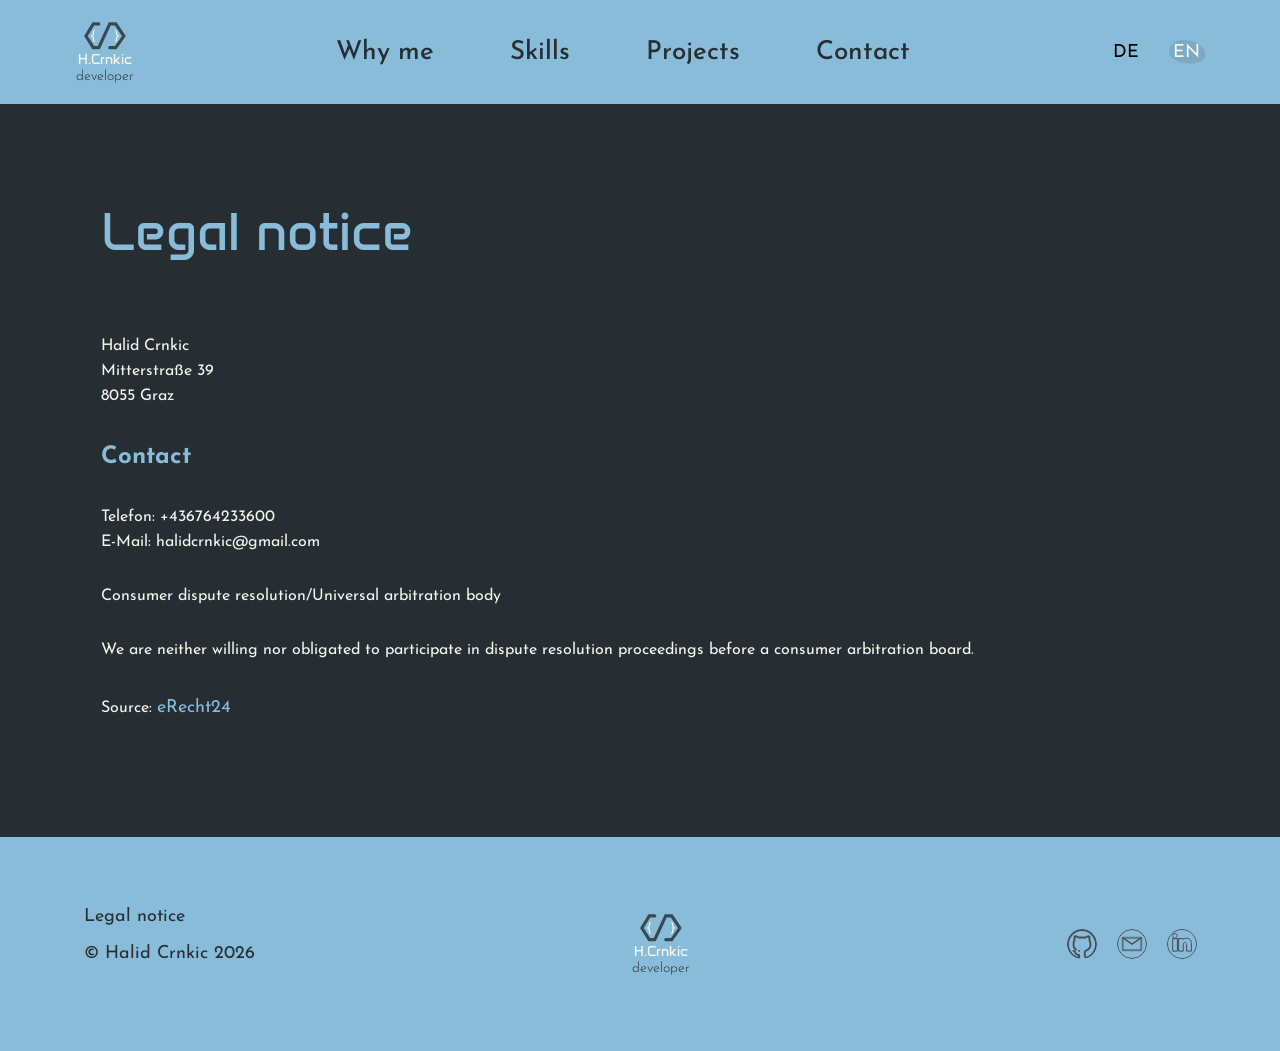
<file: pages/impressum.html>
<!DOCTYPE html>
<html lang="en">

<head>
    <meta charset="UTF-8">
    <meta name="viewport" content="width=device-width, initial-scale=1.0">
    <link rel="preconnect" href="https://fonts.googleapis.com">
    <link rel="preconnect" href="https://fonts.gstatic.com" crossorigin>
    <link href="https://fonts.googleapis.com/css2?family=Anta&family=Sancreek&display=swap" rel="stylesheet">
    <link
        href="https://fonts.googleapis.com/css2?family=Anta&family=Josefin+Sans:ital,wght@0,100..700;1,100..700&family=Sancreek&display=swap"
        rel="stylesheet">
    <script src="../script.js" defer></script>
    <script src="../translations/translate.js"></script>
    <link rel="icon" type="image/png" href="../img/favicon/favicon.ico">
    <title>Halid Crnkic</title>
    <link rel="stylesheet" href="../style.css">
    <link rel="stylesheet" href="../styles/navbar.css">
    <link rel="stylesheet" href="../styles/footer.css">
    <link rel="stylesheet" href="../pages/impressum-style.css">
    
</head>

<body onload="init()">

    <div class="menu-bar-responsive">
        <div>
            <div class="hero-section-logowhite-center">
               <a class="impressum-link-logo" href="../index.html"><img class="halid-logo" src="../img/Halid logo.png"></a> 
            </div>
            <img class="burger-menu" src="../img/burger menu.svg" onclick="event.stopPropagation(); responsiveMenuImpressum()" id="burger-menu">
        </div>
    </div>

        <div class="hero-section-responsive-impressum d_none" id="hero-section-responsive-impressum">
            <img class="menu-eclipse-responsive" src="../img/Menu-responsive-elipse.svg" >
            <div class="menu-buttons-responsive">
                <anchor id="anchor2-why-me-responsive" class="menu-text-responsive" onclick="menuScrollImpressum('whyMe')">Why me</anchor>
                <anchor id="anchor3-skills-responsive" class="menu-text-responsive" onclick="menuScrollImpressum('skills')">Skills</anchor>
                <anchor id="anchor4-projects-responsive" class="menu-text-responsive" onclick="menuScrollImpressum('projects')">
                    Projects</anchor>
                <anchor id="anchor5-contacts-responsive" class="menu-text-responsive" onclick="menuScrollImpressum('contacts')">
                    Contact</anchor>
            </div>
            <div class="menu-buttons-language-responsive">
                <p class="menu-buttons-language-text" id="deresponsive" onclick="setLanguage('de')">DE</p>
                <p class="menu-buttons-language-text" id="enresponsive" onclick="setLanguage('en')">EN</p>
            </div>
        </div>
    
    <div class="menu-bar">
       <div class="menu-bar-content-limit">
            <div class="logodark-text-div" id="anchor1">
                <img class="logo-dark-mob" src="../img/Logo icon.svg">
                <p class="under-logodark-text-name">H.Crnkic</p>
                <p class="under-logodark-text-text" data-i18n="developer">developer</p>
            </div>
            <div class="menu-buttons">
                <anchor id="anchor2-why-me" class="menu-text" data-i18n="whyMe" onclick="menuScrollImpressum('whyMe')">Why me</anchor>
                <anchor id="anchor3-skills" class="menu-text" data-i18n="skills" onclick="menuScrollImpressum('skills')">Skills</anchor>
                <anchor id="anchor4-projects" class="menu-text" data-i18n="projects" onclick="menuScrollImpressum('projects')">
                    Projects
                </anchor>
                <anchor id="anchor5-contacts" class="menu-text" data-i18n="contact" onclick="menuScrollImpressum('contacts')">Contact
                </anchor>
            </div>
            <div class="menu-buttons-language">
                <p class="menu-buttons-language-text" id="de" onclick="setLanguage('de')">DE</p>
                <p class="menu-buttons-language-text" id="en" onclick="setLanguage('en')">EN</p>
            </div>
        </div>
    </div>

    <div class="legal-notice-title">

        <div>
           <a href="../index.html"> <img class="arrow-back" src="../img/Arrow Back.svg"> </a>
        </div>

        <p class="legal-notice-p" data-i18n="legalNotice">Legal Notice</p>
        <div class="legal-notice-small-text">

            <p class="legal-notice-white-text">Halid Crnkic<br />
                Mitterstra&szlig;e 39<br />
                8055 Graz</p>

            <h2 class="legal-notice-blue-text" data-i18n="contact">Kontakt</h2>
            <p class="legal-notice-white-text">Telefon: +436764233600<br />
                E-Mail: halidcrnkic@gmail.com</p>

            <h2 class="legal-notice-white-text" data-i18n="consumerDispute">
                Verbraucher&shy;streit&shy;beilegung/Universal&shy;schlichtungs&shy;stelle</h2>
            <p class="legal-notice-white-text" data-i18n="WeAreNeither">Wir sind nicht bereit oder verpflichtet, an
                Streitbeilegungsverfahren vor
                einer
                Verbraucherschlichtungsstelle teilzunehmen.</p>

            <p class="legal-notice-white-text">
                <span data-i18n="sourceText"></span>
                <a class="contact-link" href="https://www.e-recht24.de" data-i18n="sourceLink"></a>
            </p>
        </div>
    </div>

    <footer>
        <div class="footer-placement-div">
            <div>
                <a href="#" class="footer-text" data-i18n="legalNotice">Legal notice</a>
                <p class="footer-text">© Halid Crnkic 2026</p>
            </div>
            <div class="logodark-text-div" id="anchor1">
                <img class="logo-dark-mob" src="../img/Logo icon.svg">
                <p class="under-logodark-text-name">H.Crnkic</p>
                <p class="under-logodark-text-text" data-i18n="developer">developer</p>
            </div>
            <div class="footer-social-media-div">

                <svg class="social-icon github" width="30" height="30" viewBox="0 0 30 30" fill="none"
                    xmlns="http://www.w3.org/2000/svg">
                    <g clip-path="url(#clip0_23538_2773)">
                        <path fill-rule="evenodd" clip-rule="evenodd"
                            d="M11.25 21.9031C11.25 21.3749 11.67 20.9482 12.19 20.9482C12.71 20.9482 13.13 21.3749 13.13 21.9031C13.13 22.4314 12.71 22.8581 12.19 22.8581C11.67 22.8581 11.25 22.4314 11.25 21.9031ZM20.46 29.4209C20.21 29.492 19.96 29.5428 19.69 29.5428C18.14 29.5428 16.88 28.2628 16.88 26.6881V23.2238C16.88 22.0251 17.64 21.0091 18.69 20.6333C20.7 19.9424 22.51 18.2154 22.51 16.1937V14.2838C22.51 13.3796 22.15 12.5364 21.57 11.8253V9.67152C21.57 8.62513 20.73 8.2594 19.69 8.86895L18.25 9.71216C17.79 9.59025 17.33 9.51913 16.87 9.51913H13.12C12.67 9.51913 12.2 9.59025 11.74 9.71216L10.3 8.86895C9.26 8.2594 8.42 8.62513 8.42 9.67152V11.8253C7.85 12.5466 7.48 13.3898 7.48 14.2838V16.1937C7.48 17.5753 8.33 18.8249 9.51 19.6986C9.75 19.8713 9.92 20.1558 9.92 20.4809C9.92 21.0091 9.5 21.4358 8.98 21.4358C8.72 21.4358 8.48 21.3241 8.31 21.1412C6.73 19.9221 5.61 18.1646 5.61 16.1937V14.2838C5.61 13.1764 5.96 12.1402 6.55 11.2259V8.39147C6.55 6.28852 8.23 5.56722 10.3 6.78632L11.91 7.73112C12.31 7.66001 12.71 7.61937 13.11 7.61937H16.86C17.26 7.61937 17.66 7.66001 18.06 7.73112L19.67 6.78632C21.74 5.56722 23.42 6.28852 23.42 8.39147V11.2259C24 12.1402 24.36 13.1764 24.36 14.2838V16.1937C24.36 19.0281 22.06 21.446 19.35 22.4111C19 22.5533 18.75 22.8987 18.75 23.3051V26.678C18.75 27.2062 19.17 27.6329 19.69 27.6329C19.77 27.6329 19.84 27.6126 19.91 27.5923C24.72 25.6214 28.13 20.8364 28.13 15.2387C28.13 7.87335 22.25 1.90992 15.01 1.90992C7.77 1.90992 1.88 7.87335 1.88 15.2387C1.88 21.0396 5.53 25.9567 10.62 27.7955C10.64 27.7955 10.67 27.8056 10.69 27.8056C11 27.8056 11.25 27.5516 11.25 27.2367C11.25 26.9218 11 26.6678 10.69 26.6678C10.69 26.6678 10.69 26.6678 10.68 26.6678C7.56 26.5865 7.56 22.8683 6.56 22.8683C6.04 22.8683 5.62 22.4416 5.62 21.9133C5.62 21.385 6.04 20.9583 6.56 20.9583H7.03C8.91 20.9583 8.64 24.768 11.25 24.768C12.29 24.768 13.13 25.6214 13.13 26.678V28.3441C13.13 29.2685 12.4 30.0102 11.49 30.0102C11.39 30.0102 11.3 29.9898 11.21 29.9695C4.76 28.2526 0 22.3197 0 15.2387C0 6.82696 6.72 0 15 0C23.28 0 30 6.82696 30 15.2387C30 21.6898 26.04 27.1961 20.46 29.4209Z"
                            fill="currentColor" />
                    </g>
                    <defs>
                        <clipPath id="clip0_23538_2773">
                            <rect width="30" height="30" fill="white" />
                        </clipPath>
                    </defs>
                </svg>

                <svg class="social-icon email" width="30" height="30" viewBox="0 0 30 30" fill="none"
                    xmlns="http://www.w3.org/2000/svg">
                    <circle cx="15" cy="15" r="14.5" stroke="currentColor" />
                    <mask id="path-2-inside-1_2169_976" fill="white">
                        <rect x="5" y="8" width="20" height="14" rx="1" />
                    </mask>
                    <rect x="5" y="8" width="20" height="14" rx="1" stroke="currentColor" stroke-width="3"
                        mask="url(#path-2-inside-1_2169_976)" />
                    <path d="M6 9L15 15L24 9" stroke="currentColor" stroke-width="1.5" stroke-linecap="round" />
                </svg>

                <svg class="social-icon linkedin" width="30" height="30" viewBox="0 0 30 30" fill="none"
                    xmlns="http://www.w3.org/2000/svg">
                    <g clip-path="url(#clip0_2169_978)">
                        <path
                            d="M15 0.5C23.0239 0.5 29.5 6.97614 29.5 15C29.5 23.0239 23.0239 29.5 15 29.5C6.97614 29.5 0.5 23.0239 0.5 15C0.5 6.97614 6.97614 0.5 15 0.5ZM5.7002 22.0996H10.4004V9.59961H5.7002V22.0996ZM20.4961 9.26953C19.4862 9.09782 18.4287 9.21766 17.5166 9.57324C17.0765 9.74483 16.6616 9.97549 16.2998 10.2617V9.59961H11.5996V22.0996H16.2002V15.5C16.2002 14.0464 17.1089 13.3645 17.917 13.3369C18.3306 13.3228 18.7389 13.4749 19.0479 13.8037C19.3562 14.132 19.5996 14.6751 19.5996 15.5V22.0996H24.4004V14.2998C24.4004 12.7745 23.956 11.596 23.2227 10.752C22.4923 9.91147 21.5089 9.44178 20.4961 9.26953ZM8 4.5C7.46001 4.5 6.85724 4.7571 6.40039 5.09961L6.34277 5.14258L6.2998 5.2002C5.96701 5.64397 5.70025 6.14847 5.7002 6.7998C5.7002 7.42887 5.94872 8.03185 6.2998 8.5L6.32129 8.52832L6.34668 8.55371C6.75129 8.9582 7.38364 9.2002 8 9.2002C8.55843 9.2002 9.24162 8.99041 9.58691 8.42871C10.0772 8.01247 10.2998 7.38776 10.2998 6.7998C10.2998 6.14847 10.033 5.64397 9.7002 5.2002L9.67871 5.17188L9.65332 5.14648L9.56738 5.06738C9.35957 4.88892 9.10173 4.7569 8.86035 4.66797C8.58159 4.56528 8.27227 4.5 8 4.5Z"
                            stroke="currentColor" />
                    </g>
                    <defs>
                        <clipPath id="clip0_2169_978">
                            <rect width="30" height="30" fill="white" />
                        </clipPath>
                    </defs>
                </svg>
            </div>
        </div>
    </footer>

    <div class="responsive-footer">
        <div class="logodark-text-div" id="anchor1">
            <img class="logo-dark-mob" src="../img/Logo icon.svg">
            <p class="under-logodark-text-name">H.Crnkic</p>
            <p class="under-logodark-text-text" data-i18n="developer">developer</p>
        </div>

        <div class="footer-social-media-div">

            <svg class="social-icon github" width="30" height="30" viewBox="0 0 30 30" fill="none"
                xmlns="http://www.w3.org/2000/svg">
                <g clip-path="url(#clip0_23538_2773)">
                    <path fill-rule="evenodd" clip-rule="evenodd"
                        d="M11.25 21.9031C11.25 21.3749 11.67 20.9482 12.19 20.9482C12.71 20.9482 13.13 21.3749 13.13 21.9031C13.13 22.4314 12.71 22.8581 12.19 22.8581C11.67 22.8581 11.25 22.4314 11.25 21.9031ZM20.46 29.4209C20.21 29.492 19.96 29.5428 19.69 29.5428C18.14 29.5428 16.88 28.2628 16.88 26.6881V23.2238C16.88 22.0251 17.64 21.0091 18.69 20.6333C20.7 19.9424 22.51 18.2154 22.51 16.1937V14.2838C22.51 13.3796 22.15 12.5364 21.57 11.8253V9.67152C21.57 8.62513 20.73 8.2594 19.69 8.86895L18.25 9.71216C17.79 9.59025 17.33 9.51913 16.87 9.51913H13.12C12.67 9.51913 12.2 9.59025 11.74 9.71216L10.3 8.86895C9.26 8.2594 8.42 8.62513 8.42 9.67152V11.8253C7.85 12.5466 7.48 13.3898 7.48 14.2838V16.1937C7.48 17.5753 8.33 18.8249 9.51 19.6986C9.75 19.8713 9.92 20.1558 9.92 20.4809C9.92 21.0091 9.5 21.4358 8.98 21.4358C8.72 21.4358 8.48 21.3241 8.31 21.1412C6.73 19.9221 5.61 18.1646 5.61 16.1937V14.2838C5.61 13.1764 5.96 12.1402 6.55 11.2259V8.39147C6.55 6.28852 8.23 5.56722 10.3 6.78632L11.91 7.73112C12.31 7.66001 12.71 7.61937 13.11 7.61937H16.86C17.26 7.61937 17.66 7.66001 18.06 7.73112L19.67 6.78632C21.74 5.56722 23.42 6.28852 23.42 8.39147V11.2259C24 12.1402 24.36 13.1764 24.36 14.2838V16.1937C24.36 19.0281 22.06 21.446 19.35 22.4111C19 22.5533 18.75 22.8987 18.75 23.3051V26.678C18.75 27.2062 19.17 27.6329 19.69 27.6329C19.77 27.6329 19.84 27.6126 19.91 27.5923C24.72 25.6214 28.13 20.8364 28.13 15.2387C28.13 7.87335 22.25 1.90992 15.01 1.90992C7.77 1.90992 1.88 7.87335 1.88 15.2387C1.88 21.0396 5.53 25.9567 10.62 27.7955C10.64 27.7955 10.67 27.8056 10.69 27.8056C11 27.8056 11.25 27.5516 11.25 27.2367C11.25 26.9218 11 26.6678 10.69 26.6678C10.69 26.6678 10.69 26.6678 10.68 26.6678C7.56 26.5865 7.56 22.8683 6.56 22.8683C6.04 22.8683 5.62 22.4416 5.62 21.9133C5.62 21.385 6.04 20.9583 6.56 20.9583H7.03C8.91 20.9583 8.64 24.768 11.25 24.768C12.29 24.768 13.13 25.6214 13.13 26.678V28.3441C13.13 29.2685 12.4 30.0102 11.49 30.0102C11.39 30.0102 11.3 29.9898 11.21 29.9695C4.76 28.2526 0 22.3197 0 15.2387C0 6.82696 6.72 0 15 0C23.28 0 30 6.82696 30 15.2387C30 21.6898 26.04 27.1961 20.46 29.4209Z"
                        fill="currentColor" />
                </g>
                <defs>
                    <clipPath id="clip0_23538_2773">
                        <rect width="30" height="30" fill="white" />
                    </clipPath>
                </defs>
            </svg>

            <svg class="social-icon email" width="30" height="30" viewBox="0 0 30 30" fill="none"
                xmlns="http://www.w3.org/2000/svg">
                <circle cx="15" cy="15" r="14.5" stroke="currentColor" />
                <mask id="path-2-inside-1_2169_976" fill="white">
                    <rect x="5" y="8" width="20" height="14" rx="1" />
                </mask>
                <rect x="5" y="8" width="20" height="14" rx="1" stroke="currentColor" stroke-width="3"
                    mask="url(#path-2-inside-1_2169_976)" />
                <path d="M6 9L15 15L24 9" stroke="currentColor" stroke-width="1.5" stroke-linecap="round" />
            </svg>

            <svg class="social-icon linkedin" width="30" height="30" viewBox="0 0 30 30" fill="none"
                xmlns="http://www.w3.org/2000/svg">
                <g clip-path="url(#clip0_2169_978)">
                    <path
                        d="M15 0.5C23.0239 0.5 29.5 6.97614 29.5 15C29.5 23.0239 23.0239 29.5 15 29.5C6.97614 29.5 0.5 23.0239 0.5 15C0.5 6.97614 6.97614 0.5 15 0.5ZM5.7002 22.0996H10.4004V9.59961H5.7002V22.0996ZM20.4961 9.26953C19.4862 9.09782 18.4287 9.21766 17.5166 9.57324C17.0765 9.74483 16.6616 9.97549 16.2998 10.2617V9.59961H11.5996V22.0996H16.2002V15.5C16.2002 14.0464 17.1089 13.3645 17.917 13.3369C18.3306 13.3228 18.7389 13.4749 19.0479 13.8037C19.3562 14.132 19.5996 14.6751 19.5996 15.5V22.0996H24.4004V14.2998C24.4004 12.7745 23.956 11.596 23.2227 10.752C22.4923 9.91147 21.5089 9.44178 20.4961 9.26953ZM8 4.5C7.46001 4.5 6.85724 4.7571 6.40039 5.09961L6.34277 5.14258L6.2998 5.2002C5.96701 5.64397 5.70025 6.14847 5.7002 6.7998C5.7002 7.42887 5.94872 8.03185 6.2998 8.5L6.32129 8.52832L6.34668 8.55371C6.75129 8.9582 7.38364 9.2002 8 9.2002C8.55843 9.2002 9.24162 8.99041 9.58691 8.42871C10.0772 8.01247 10.2998 7.38776 10.2998 6.7998C10.2998 6.14847 10.033 5.64397 9.7002 5.2002L9.67871 5.17188L9.65332 5.14648L9.56738 5.06738C9.35957 4.88892 9.10173 4.7569 8.86035 4.66797C8.58159 4.56528 8.27227 4.5 8 4.5Z"
                        stroke="currentColor" />
                </g>
                <defs>
                    <clipPath id="clip0_2169_978">
                        <rect width="30" height="30" fill="white" />
                    </clipPath>
                </defs>
            </svg>
        </div>

        <div class="footer-links-name">
            <a href="#" class="footer-text" data-i18n="legalNotice">Legal notice</a>
            <p class="footer-text">© Halid Crnkic 2026</p>
        </div>
    </div>
</body>

</html>
</file>
<file: style.css>
html {
    background-color: rgba(38, 46, 52, 1);
    scroll-behavior: smooth;
}

body {
    margin: 0px;
    --sb-track-color: #262e34;
    --sb-thumb-color: #89bcd9;
    --sb-size: 6px;
}

input:-webkit-autofill,
input:-webkit-autofill:hover,
input:-webkit-autofill:focus,
input:-webkit-autofill:active {
    -webkit-box-shadow: 0 0 0 1000px #262E34 inset;
    -webkit-text-fill-color: white;
    transition: background-color 5000s ease-in-out 0s;
}

.profile-elipse-hover {
    background-image: url("./img/Property 1 Default.svg");
    background-size: contain;
    background-repeat: no-repeat;
    z-index: 2;
    width: 580px;
    height: 615.9999894576091px;
    opacity: 1;
    overflow: hidden;
    display: flex;
    align-items: center;
    justify-content: center;
}

.profile-elipse-hover:hover {
    background-image: url("./img/Property 1 hover.svg");
    transition: 0.3s ease;
    width: 579.9999900737229px;
    height: 615.9999894576091px;
    opacity: 1;
    top: 82.3px;
    left: 62.23px;
    z-index: 9999;
}

.profile-picture-div {
    width: 610px;
    height: 631px;
    display: flex;
    justify-content: center;
    align-items: center;
}

.profile-picture-img {
    width: 669px;
    height: 872px;
    object-position: center 50%;
    object-fit: cover;
}

.logowhite-text {
    font-family: Josefin Sans;
    font-weight: 300;
    font-style: Light;
    font-size: 16px;
    color: rgba(137, 188, 217, 1);
    margin: 0px;
}


.arrow-down-img {
    cursor: pointer;
    transition: 0.3s ease;
}

.arrow-down-div {
    border-radius: 30px;
    height: 300px;
    display: flex;
    justify-content: flex-end;
    align-items: flex-end;
    margin-bottom: 40px;
}

.arrow-down-img:hover {
    background-color: #3F454A;
    transition: 0.3s ease;
    border-radius: 30px;
}

.arrow-down-img-clicked {
    background-color: #3F454A;
    transition: 0.3s ease;
    border-radius: 30px;
}


.vector-29-container {
    position: relative;
    display: inline-block;
}

.vector-29-container:hover .vector-29-bg {
    transform: scaleX(1.15);
}

.vector-29-bg {
    display: block;
    height: auto;
    width: auto;
    transform-origin: center;
    transition: transform 0.35s ease;
}

.brace-left {
    position: absolute;
    left: 9px;
    top: 50%;
    transform: translateY(-50%);
    width: auto;
    height: 20px;
}

.brace-right {
    position: absolute;
    right: 9px;
    top: 50%;
    transform: translateY(-50%);
    width: auto;
    height: 20px;
}

.social-icon {
    cursor: pointer;
    transition: transform 0.3s ease, background-color 0.3s ease;
    border-radius: 50%;
}

.social-icon:hover {
    background-color: #89BCD9;
}

.email:hover circle,
.email:hover rect,
.email:hover path {
    stroke: rgba(38, 46, 52, 1);

}

.github:hover path {
    fill: rgba(38, 46, 52, 1);
}

.linkedin:hover path {
    stroke: rgba(38, 46, 52, 1);
    stroke-width: 2;
}

.why-me {
    height: 307px;
    display: flex;
    flex-direction: column;
    align-items: center;
    justify-content: center;
}

.why-me-p {
    font-family: Anta;
    font-weight: 400;
    font-style: Regular;
    font-size: 60px;
    text-align: center;
    color: #89BCD9;
    margin-bottom: 50px;
}

.why-me-details {
    display: flex;
    align-items: center;
    justify-content: center;
    width: 100%;

}

.why-me-content-limit {
    max-width: 1440px;
    margin: 0 auto;
    box-sizing: border-box;
    width: 100%;
}

.i-am {
    font-family: Josefin Sans;
    font-weight: 700;
    font-style: Bold;
    font-size: 30px;
    color: #89BCD9;
}

.why-me-details-standpoint-text {
    display: flex;
    align-items: center;
    justify-content: center;

}

.why-me-details-standpoint-text-icons {
    display: flex;
    align-items: center;
    justify-content: center;
    gap: 10px;
    margin-left: 20px;
    white-space: nowrap;
    min-width: 445px;
}

.why-me-details-standpoint-text-div {
    display: flex;
    align-items: center;
    justify-content: space-between;
    gap: 100px;
    padding-right: 20px;
}

.why-me-details-text-text {
    font-family: Josefin Sans;
    font-weight: 400;
    font-style: Regular;
    font-size: 18px;
    color: #F8F5EC;
    margin: 0px;
    text-align: center;
    max-width: 600px;
}

.why-me-details-text-button {
    display: flex;
    flex-direction: column;
    align-items: flex-end;
    height: 73px;
    gap: 20px;
}

.lets-talk-button {
    width: 90px;
    height: 38px;
    border-radius: 30px;
    border-width: 1px;
    padding-top: 13px;
    padding-right: 30px;
    padding-bottom: 13px;
    padding-left: 30px;
    gap: 10px;
    border: 1px solid #89BCD9;
    display: flex;
    align-items: center;
    justify-content: center;
    cursor: pointer;
    margin-right: 20px;
}

.lets-talk-button:hover {
    background-color: #3F454A;
    transition: 0.3s ease;
}

.lets-talk-text {
    font-family: Josefin Sans;
    font-weight: 400;
    font-style: Regular;
    font-size: 18px;
    color: #89BCD9;
    white-space: nowrap;

}

.my-skills {
    display: flex;
    flex-direction: column;
    align-items: center;
    justify-content: space-between;

}

.skills-icons {
    display: flex;
    align-items: center;
    justify-content: center;
    gap: 40px;
    row-gap: 25px;
    flex-wrap: wrap;
    max-width: 300px;
}

.skill-icon-text-currently {
    font-family: Josefin Sans;
    font-weight: 400;
    font-style: Regular;
    font-size: 18px;
    color: #89BCD9;
    margin: 0px;
}

.skill-icon-text-positioning {
    display: flex;
    align-items: center;
    justify-content: center;
    flex-direction: column;
    gap: 10px;
}

.need-a-team-player-spacing{
    padding-top: 40px;
    padding-bottom: 40px;
}

.projects-text-direction{
    text-decoration: none;
}

.my-skills-default-elipse {
    position: relative;
    width: clamp(280px, 10vw, 380px);
    aspect-ratio: 1 / 1;
    background: url("./img/Default my skills elipse.svg") center/contain no-repeat;
    display: flex;
    flex-direction: column;
    align-items: center;
    justify-content: center;
    gap: 10px;
    padding: 2rem;
    overflow: visible;
    z-index: 1;
}

#why-me,
#skills,
#projects{
    scroll-margin-top: 100px;
}

#contact-me {
    scroll-margin-top: 150px;
}

.my-skills-default-elipse::after {
    content: "";
    inset: -12%;
    position: absolute;
    background: url("./img/Hover my skills elipse.svg") center/contain no-repeat;
    opacity: 0;
    transition: opacity 0.35s ease-out;
    z-index: -1;
}

.my-skills-default-elipse:hover::after {
    opacity: 1;
}

.skills-currently-learning-positioning {
    display: flex;
    align-items: center;
    justify-content: center;
    width: 100%;
    gap: 79px;
}

.skill-icon-currently {
    height: 60px;
    width: 60px;
}

.why-me-details-icons {
    display: flex;
    flex-direction: row;
    align-items: center;
    justify-content: center;
    gap: 40px;
}

body::-webkit-scrollbar {
    width: var(--sb-size)
}

body::-webkit-scrollbar-track {
    background: var(--sb-track-color);
    border-radius: 7px;
}

body::-webkit-scrollbar-thumb {
    background: var(--sb-thumb-color);
    border-radius: 7px;

}

@supports not selector(::-webkit-scrollbar) {
    body {
        scrollbar-color: var(--sb-thumb-color) var(--sb-track-color);
    }
}


.highlight {
    background: #89BCD912;
    height: 81px;
    border-radius: 15px 15px 0px 0px;
    display: flex;
    align-items: center;
    justify-content: center;
    padding: 0px 50px 0px 50px;
}

.last-formular-placement {
    margin-bottom: 15px;
}

.need-a-teamplayer {
    display: flex;
    flex-direction: column;
    justify-content: center;
    align-items: center;
    overflow-x: auto;
}

.need-a-team-player-headline {
    font-family: Josefin Sans;
    font-weight: 400;
    font-size: 32px;
    text-align: center;
    color: #89BCD9;
}

.need-a-teamplayer-elipse-div {
    display: flex;
    align-items: center;
    justify-content: center;
    gap: 32px;
    overflow-x: auto;
    overflow-y: hidden;
}

.need-a-teamplayer-elipse-div:active {
    cursor: grabbing;
    /* When dragging */
}

/* Style the scrollbar */
.need-a-teamplayer-elipse-div::-webkit-scrollbar {
    height: 8px;
}

.need-a-teamplayer-elipse {
    height: 400px;
    min-width: 400px;
    background: url("./img/Need a team player elipse default.svg");
    transition: 0.3s ease;
    overflow: hidden;
    display: flex;
    align-items: flex-start;
    justify-content: center;
    flex-shrink: 0;
}

.need-a-teamplayer-elipse:hover {
    background: url("./img/Need a team player elipse hover.svg");
    background-repeat: no-repeat;
    background-size: contain;
    overflow: hidden;
}

.blue-title-responsive {
    font-family: Josefin Sans;
    font-weight: 400;
    font-style: Regular;
    font-size: 24px;
    color: #89BCD9;
    margin: 0px;
    margin-bottom: 10px;
}

.white-description-responsive {
    font-family: Josefin Sans;
    font-weight: 400;
    font-style: Regular;
    font-size: 16px;
    color: #F8F5EC;
    margin: 0px;
    line-height: 1.8;
}

.elipse-notes-description-responsive {
    display: flex;
    align-items: center;
    justify-content: center;
    gap: 30px;
}


.located-in {
    font-family: Josefin Sans;
    font-weight: 700;
    font-style: Bold;
    font-size: 30px;
    color: rgba(248, 245, 236, 1);
    display: inline-block;
}


.located-in::after {
    content: "|";
    animation: blink 1s step-end infinite;
    margin-left: 1px;
}

@keyframes blink {

    0%,
    100% {
        opacity: 1;
    }

    50% {
        opacity: 0;
    }
}

.need-a-teamplayer-name {
    font-family: Josefin Sans;
    font-weight: 600;
    font-style: SemiBold;
    font-size: 26px;
    text-align: center;
    color: #F8F5EC;
    margin: 0px;
    margin-top: 53px;
    margin-bottom: 20px;
}

.need-a-teamplayer-details {
    font-family: Josefin Sans;
    font-weight: 400;
    font-style: Regular;
    font-size: 18px;
    text-align: center;
    color: #F8F5EC;
    margin: 0px;
    margin-bottom: 20px;
}

.need-a-teamplayer-details-positioning {
    display: flex;
    align-items: center;
    justify-content: center;
    flex-direction: column;
    line-height: 1.2;
    max-width: 300px;
}

.need-a-teamplayer-link {
    font-family: Josefin Sans;
    font-weight: 400;
    font-style: Regular;
    font-size: 16px;
    color: #89BCD9;
    cursor: pointer;
    text-decoration: none;
}

.need-a-teamplayer-link-underline {
    font-family: Josefin Sans;
    font-weight: 400;
    font-style: Regular;
    font-size: 16px;
    leading-trim: NONE;
    line-height: 120%;
    letter-spacing: 0%;
    text-decoration: underline;
    text-decoration-style: solid;
    text-decoration-offset: 0%;
    text-decoration-thickness: 0%;
    color: #89BCD9;
}

.check-box-img {
    cursor: pointer;
    background-image: url("./img/Check box.svg");
    background-repeat: no-repeat;
    width: 30px;
    height: 30px;
}

.check-box-img:hover {
    cursor: pointer;
    background-image: url("./img/Check box hover.svg");
    background-repeat: no-repeat;
    transition: 0.1s ease;
}

.check-box-red {
    background-image: url("./img/Check box red.svg");
    background-repeat: no-repeat;
    width: 30px;
    height: 30px;
}

.check-box-red:hover {
    background-image: url("./img/Check box red.svg");
    background-repeat: no-repeat;
    width: 30px;
    height: 30px;
}

.check-box-checked {
    background-image: url("./img/Check box checked.svg");
    background-repeat: no-repeat;
    width: 30px;
    height: 30px;
}

.check-box-checked:hover {
    background-image: url("./img/Check box checked.svg");
    background-repeat: no-repeat;
}

.invalid-input {
    border: 2px solid #E44C36;
}

input::placeholder {
    color: #E44C36;
    opacity: 1;
}

textarea::placeholder {
    color: #E44C36;
    opacity: 1;
}

.error-message {
    font-family: Josefin Sans;
    font-weight: 400;
    font-style: Regular;
    font-size: 16px;
    color: #E44C36;
    margin: 0px;
    margin-left: 17px;
}

#errorname,
#erroremail,
#errormessage {
    min-height: 24px;
    margin-bottom: 5px;
}


.message-sent-overlay {
    position: fixed;
    top: 0;
    left: 0;
    width: 100%;
    height: 100%;
    background-color: rgba(0, 0, 0, 0.8);
    display: flex;
    align-items: center;
    justify-content: center;
    z-index: 9999;
}

@keyframes slideUp {
    from {
        transform: translateY(100%);
        opacity: 0;
    }

    to {
        transform: translateY(0);
        opacity: 1;
    }
}

.message-sent-content {
    background-image: url("./img/Property 1 Default.svg");
    background-repeat: no-repeat;
    background-position: center;
    background-size: contain;
    width: 500px;
    height: 500px;
    display: flex;
    align-items: center;
    justify-content: center;
    animation: slideUp 0.5s ease-out;
}

.message-sent-text {
    font-family: Josefin Sans;
    font-weight: 500;
    font-style: Medium;
    font-size: 20px;
    text-align: center;
    color: rgba(38, 46, 52, 1);
    max-width: 300px;
    padding: 20px;
}

@keyframes vibrate {

    0%,
    100% {
        transform: translateX(0);
    }

    20% {
        transform: translateX(-5px);
    }

    40% {
        transform: translateX(5px);
    }

    60% {
        transform: translateX(-5px);
    }

    80% {
        transform: translateX(5px);
    }
}

.vibrate {
    animation: vibrate 0.4s ease;
}


.name-arrow-responsive {
    display: none;
}

.lets-talk-button-responsive {
    display: none;
}


.arrow-down-div-responsive {
    display: none;
}

.arrow-down-img-responsive {
    display: none;
}

.arrow-up-img-responsive {
    display: none;
}

.d_none {
    display: none;
}

.d_flex {
    display: flex;
}

.d_block {
    display: block;
}

.why-me,
.my-skills,
.my-projects,
.contact-me-placement-div {
    opacity: 0;
    transform: translateY(40px);
    transition: opacity 0.7s ease, transform 0.7s ease;
}

.why-me.visible,
.my-skills.visible,
.my-projects.visible,
.contact-me-placement-div.visible {
    opacity: 1;
    transform: translateY(0);
}

@media (min-width: 320px) and (max-width: 950px) {

    .game-screenshot-div {
        display: flex;
        align-items: center;
        justify-content: center;
        width: 100%;
    }

    .why-me-details-standpoint-text-icons {
        min-width: 245px;
    }

    .profile-elipse-hover {
        width: 80% !important;
        max-width: 350px;
        height: auto !important;
        aspect-ratio: 580 / 616;
        top: auto !important;
        left: auto !important;
        margin: 0 auto;
    }

    .profile-picture-div {
        width: 100%;
        height: auto;
    }

    .profile-picture-img {
        width: 100%;
        height: auto;
        object-fit: contain;
    }

    .profile-elipse-hover:hover {
        background-image: url("../img/Property 1 Default.svg") !important;
        width: 80% !important;
        max-width: 350px;
        height: auto !important;
        top: auto !important;
        left: auto !important;
    }

    .name-arrow-responsive {
        display: flex;
        flex-direction: column;
        padding-top: 30px;
        gap: 20px;
    }


    .lets-talk-button-responsive {
        height: 38px;
        border-radius: 30px;
        border-width: 1px;
        padding-top: 13px;
        padding-right: 30px;
        padding-bottom: 13px;
        padding-left: 30px;
        gap: 10px;
        border: 1px solid #89BCD9;
        background-color: #89BCD9;
        display: flex;
        align-items: center;
        justify-content: center;
        cursor: pointer;
        color: #262E34;
    }

    .lets-talk-text {
        color: #262E34;
    }

    .why-me-p {
        margin-top: 32px;
    }

    .need-a-teamplayer {
        display: flex;
        flex-direction: column;
        justify-content: center;
        align-items: flex-start;
        overflow-x: auto;
    }

    .arrow-down-div-responsive {
        border-radius: 30px;
        height: 100px;
        display: flex;
        justify-content: center;
        align-items: flex-end;
        margin-top: 10px;
    }

    .arrow-down-img-responsive {
        display: block;
        cursor: pointer;
    }

    .arrow-up-img-responsive {
        display: block;
        cursor: pointer;
    }

    .my-skills-default-elipse {
        padding: 1rem;
    }

    .skills-currently-learning-positioning {
        flex-direction: column;
        gap: 40px;
    }

    .why-me-details-standpoint-text-div {
        flex-direction: column;
        gap: 5px;
        text-align: center;
        margin-bottom: 20px;
    }

    .why-me {
        height: 374px;
    }

    .lets-talk-button {
        display: none;
    }

    .menu-bar {
        display: none;
    }

    .menu-bar-responsive {
        height: 72px;
        display: flex;
        align-items: center;
        justify-content: right;
        margin-right: 15px;
        padding-bottom: 20px;
    }

    .halid-logo {
        height: 72px;
        width: 58px;
    }

    .error-message {
        margin-bottom: 20px;
    }

    .need-a-team-player {
        overflow-x: auto;
    }

    .arrow-down-img {
        display: none;
    }

    input,
    textarea {
        margin: 0;
        padding: 27px;
    }

    .input-field-responsive {
        width: 100%;
        max-width: 500px;
    }

    .last-formular-placement {
        width: 100%;
    }

    .game-screenshot {
        height: 190px;
    }

    .my-skills-default-elipse::after {
        width: fit-content;
    }

    .i-am {
        font-size: 30px;
    }

    #why-me,
    #skills{
        scroll-margin-top: 2px;
    }

    #projects{
        scroll-margin-top: 0px;
    }
    #contact-me{
        scroll-margin-top: 65px;
    }
}

@media (min-width: 950px) and (max-width: 1400px) {

    .need-a-teamplayer {
        display: flex;
        flex-direction: column;
        justify-content: center;
        align-items: center;
        overflow-x: auto;
    }

    .profile-picture-div {
    width: 409px;
    height: 218px;
    display: flex;
    justify-content: center;
    align-items: center;
}

    .profile-elipse-hover {
    height: 463.999989px;
    width: 456px;
}
    .profile-elipse-hover:hover{
     height: 463.999989px;
     width: 456px;
    }

    .profile-picture-img{
        height: 625px;
    }

    .arrow-down-div{
        height: 221px;
    }

    #why-me, #skills, #projects, #contact-me {
    margin-top: 30px;
}

}

@media(min-width:1200px){
    .located-in{
        min-width: 357px;
    }
}

@media (min-width: 320px) and (max-width: 500px) {

    .i-am {
        font-size: 21px;
    }

    .need-a-teamplayer-elipse {
        background-size: 333px;
        background-repeat: no-repeat;
        min-width: 333px;
    }

    .need-a-teamplayer-elipse:hover {
        background-size: 333px;
        background-repeat: no-repeat;
        min-width: 333px;
    }

    .need-a-teamplayer-elipse {
        justify-content: center;
    }

    .need-a-teamplayer-elipse-div {
        padding-left: 30px;
        padding-right: 30px;
    }

    .need-a-teamplayer-details {
        font-size: 16px;
    }

    .standpoint-icon {
        height: 30px;
    }

    .why-me-details-standpoint-text-icons {
        margin-left: 0px;
        padding-left: 10px;
    }

    .why-me-details-standpoint-text-div {
        padding-right: 0px;
      
    }

    .located-in {
        font-size: 21px;
    }

    .menu-eclipse-responsive {
        width: 80%;
    }

    .why-me-details-text-text {
        font-size: 19px;
        padding-left: 10px;
        padding-right: 10px;
        line-height: 1.2;
        text-align: center;
    }

    .game-screenshot-el-pollo-loco {
        height: 160px;
    }

    .why-me-p {
        font-size: 44px;
    }

    .project-details-description-item {
        padding-bottom: 20px !important;
    }

    .highlight {
        background: #89BCD912;
        height: 81px;
        border-radius: 15px 15px 0px 0px;
        display: flex;
        align-items: center;
        justify-content: center;
        padding: 0px 15px 0px 15px;
    }

}
</file>
<file: styles/footer.css>
footer {
    background-color: #89BCD9;
    width: 100%;
    height: 214px;
    display: flex;
    align-items: center;
    justify-content: center;
    margin-top: auto;
}

.footer-placement-div {
    display: flex;
    width: 100%;
    max-width: 1440px;
    box-sizing: border-box;
    align-items: center;
    justify-content: space-around;
    gap: 205px;
}

.footer-text {
    font-family: Josefin Sans;
    font-weight: 400;
    font-size: 18px;
    color: #262E34;
    text-decoration: none;
}

.footer-social-media-div {
    display: flex;
    align-items: center;
    justify-content: center;
    gap: 20px;
}


.footer-social-media-div .social-icon {
    cursor: pointer;
    transition: transform 0.3s ease, background-color 0.3s ease;
    border-radius: 50%;
    color: #464E53;
}


.footer-social-media-div .social-icon:hover {
    background-color: #F8F5EC;
}


.footer-social-media-div .social-icon.email circle,
.footer-social-media-div .social-icon.email rect,
.footer-social-media-div .social-icon.email path {
    stroke: #464E53;
}


.footer-social-media-div .social-icon.email:hover circle,
.footer-social-media-div .social-icon.email:hover rect,
.footer-social-media-div .social-icon.email:hover path {
    stroke: #262E34;
}


.footer-social-media-div .social-icon.github path {
    fill: #464E53;
    stroke: none;
}


.footer-social-media-div .social-icon.github:hover path {
    fill: #262E34;
}


.footer-social-media-div .social-icon.linkedin path {
    stroke: #464E53;
    fill: none;
}


.footer-social-media-div .social-icon.linkedin:hover path {
    stroke: #262E34;
}

.footer-link {
    font-family: Josefin Sans;
    font-weight: 400;
    font-size: 18px;
    color: #262E34;
    text-decoration: none;
}

.footer-link:hover {
    color: #F8F5EC;
}

.responsive-footer {
    display: none;
}

@media (min-width: 320px) and (max-width: 950px) {

   footer {
        display: none;
    }

    .responsive-footer {
        display: flex;
        background-color: #89BCD9;
        width: 100%;
        height: 214px;
        align-items: center;
        justify-content: center;
        flex-direction: column;
        gap: 15px;
        margin-top: auto;
    }

    .footer-links-name {
        display: flex;
        align-items: center;
        justify-content: center;
        gap: 20px;
    }
}

@media (min-width: 1024px){
    .footer-placement-div{
        gap: 210px;
    }
}
</file>
<file: styles/contact.css>
.contact-me {
    width: 100%;
    max-width: 1200px;
    display: flex;
    flex-direction: column;
    align-items: center;
}

.contact-me-placement-div {
    display: flex;
    justify-content: center;
    align-items: center;
    width: 100%;
    padding: 80px 0;
}

.contact-me-description-text {
    font-family: Josefin Sans;
    font-weight: 400;
    font-size: 18px;
    text-align: justify;
    color: #F8F5EC;
}

.contact-me-email-div {
    display: flex;
    align-items: center;
    justify-content: center;
    gap: 10px;
}

.contact-me-email-div img {
    width: 22px;
    height: 22px;
}

.contact-me-p {
    font-family: Josefin Sans;
    font-weight: 400;
    font-style: Regular;
    font-size: 20px;
    color: #F8F5EC;
    margin: 7px;
    white-space: nowrap;
}

.contact-me-description {
    display: flex;
    justify-content: space-between;
    align-items: flex-start;
    max-width: 71%;
    gap: 80px;
    margin-top: 20px;
}

.contact-me-icons-placement {
    display: flex;
    flex-direction: column;
    align-items: flex-start;
    justify-content: center;
}

.contact-me-formular {
    display: flex;
    align-items: center;
    justify-content: center;
    flex-direction: column;
    gap: 15px;
}

.contact-me-formular-first-two-fields {
    display: flex;
    align-items: center;
    justify-content: center;
    gap: 30px;
}

.contact-me-formular-text {
    font-family: Josefin Sans;
    font-weight: 400;
    font-style: Regular;
    font-size: 14px;
    color: #89BCD9;
    margin: 0px;
    margin-left: 17px;
}

.contact-formular-first-two-inputfields {
    width: 415px;
    height: 60px;
    top: 20px;
    border-width: 1px;
    border-radius: 30px;
    border: 1px solid #89BCD9;
    background-color: #262E34;
    margin-bottom: 15px;
    outline: none;
    caret-color: #FFFFFF;
    padding-left: 20px;
    font-family: Josefin Sans, sans-serif;
    font-size: 16px;
    color: #FFFFFF
}

.contact-me-formular-last-inputfield {
    width: 911px;
    height: 146.6px;
    border: 1px solid #89BCD9;
    border-radius: 30px;
    background-color: #262E34;
    outline: none;
    caret-color: #FFFFFF;
    padding: 20px;
    box-sizing: border-box;
    resize: none;
    line-height: 1.5;
    color: #FFFFFF;
    font-family: Josefin Sans, sans-serif;
    font-size: 16px;
    vertical-align: top;
}

.contact-formular-first-two-inputfields:focus {
    background-color: #313F48;
    border: 1px solid #89BCD9;
    transition: 0.3s ease-in;
}

.contact-me-formular-last-inputfield:focus {
    background-color: #313F48;
    border: 1px solid #89BCD9;
    transition: 0.3s ease-in;
}

.contact-me-formular-privacy-policy-accept {
    display: flex;
    align-items: center;
    justify-content: space-between;
    gap: 15px;
    width: 100%;
    margin-top: 15px;
    padding-bottom: 100px;
}

.contact-me-last-formular-checkbox-placement-div {
    display: flex;
    flex-direction: column;
    align-items: flex-start;
}

.contact-me-checkbox-text {
    font-family: Josefin Sans;
    font-weight: 400;
    font-size: 16px;
    color: #F8F5EC;
    line-height: 1.4;
    margin: 0;
    flex: 1;
    min-width: 0;
}

.contact-link {
    font-family: Josefin Sans;
    font-weight: 400;
    font-style: Regular;
    font-size: 16px;
    background: #262E34;
    background-color: none;
    text-decoration: none;
    color: #89BCD9;
    cursor: pointer;
}

.contact-me-send-button {
    display: flex;
    align-items: center;
    justify-content: center;
    width: 101px;
    height: 48px;
    top: 32px;
    left: 810px;
    opacity: 0.5;
    border-width: 1px;
    gap: 10px;
    border-radius: 30px;
    border: 1px solid #F8F5EC;
}

.contact-me-send-button-true {
    display: flex;
    align-items: center;
    justify-content: center;
    width: 101px;
    height: 48px;
    top: 32px;
    left: 810px;
    opacity: 1.5;
    border-width: 1px;
    gap: 10px;
    border-radius: 30px;
    border: 1px solid #89BCD9;
    cursor: pointer;
}

.contact-me-send-button-true:hover {
    background-color: #464E53;
}

.contact-me-send-button-text {
    font-family: Josefin Sans;
    font-weight: 400;
    font-style: Regular;
    font-size: 18px;
    color: #F8F5EC;
}

.contact-me-send-button-text-true {
    color: #89BCD9;
}

.contact-me-formular-privacy-policy-accept-div {
    display: flex;
    align-items: center;
    justify-content: center;
    gap: 8px;
    flex: 1;
    min-width: 0;
}


.contact-me-inputfields-together{
    display: flex;
    align-items: center;
    justify-content: center;
}

@media (min-width: 320px) and (max-width: 950px){
        .contact-me-description {
        flex-direction: column-reverse;
        gap: 15px;
        max-width: 100%;
    }

    .contact-me-description-text {
        padding-right: 40px;
        padding-left: 40px;
    }

    .contact-me-icons-placement {
        padding-left: 40px;
    }

    .contact-me-formular-first-two-fields {
        flex-direction: column;
        gap: 0px;
        width: 100%;
    }

    .contact-me-last-formular-checkbox-placement-div {
        width: 100%;
        max-width: 500px;
    }

    .contact-formular-first-two-inputfields,
    .contact-me-formular-last-inputfield {
        width: 100%;
        box-sizing: border-box;
    }
        .contact-me-formular {
        width: 100%;
        max-width: 94%;
        padding-bottom: 50px;
    }

    .contact-me-formular-privacy-policy-accept {
        padding-bottom: 50px;
    }

}

@media (min-width: 320px) and (max-width: 500px) {
    
    #contact-me{
        padding-left: 17px;
    }

    .contact-me-formular-privacy-policy-accept {
        gap: 35px;
    }
    .contact-me-formular-privacy-policy-accept {
        max-width: 95%;
        padding-left: 10px;
        flex-direction: column;
    }

    .contact-me-checkbox-text {
        word-break: keep-all;
        white-space: normal;
    }

    .contact-me-email-div {
        gap: 0px;
    }

    .contact-me-p {
        font-size: 17px;
    }

}
</file>
<file: styles/projects.css>
.my-projects {
    display: flex;
    align-items: center;
    justify-content: center;
    flex-direction: column;
}

.projects-names-tabs:hover {
    color: #F8F5EC;
}

.projects-text-direction{
    text-decoration: none;
}

.project-details-placement-div {
    display: flex;
    flex-direction: row;
    justify-content: center;
    width: 100%;
}

.project-details-description-div {
    display: flex;
    flex-direction: column;
    align-items: center;
    justify-content: center;
    width: 100%;
}

.project-details-description-section {
    display: flex;
    flex-direction: column;
    gap: 40px;
    width: 100%;
}

.project-details-description-item {
    display: flex;
    flex-direction: column;
    gap: 12px;
    width: 100%;
}

.project-details-description-header {
    display: flex;
    align-items: center;
    gap: 15px;
}

.description-dot-icon {
    width: 29px;
    height: 26px;
}

.project-details-description-title {
    font-family: Josefin Sans;
    font-weight: 400;
    font-style: Regular;
    font-size: 28px;
    color: #F8F5EC;
    margin: 0;
}

.project-details-description-duration {
    font-family: Josefin Sans;
    font-weight: 400;
    font-style: Regular;
    font-size: 18px;
    color: #F8F5EC;
    margin: 0;
    padding-left: 27px;
}

.project-details-description-text {
    font-family: Josefin Sans;
    font-weight: 400;
    font-style: Regular;
    font-size: 18px;
    color: #F8F5EC;
    margin: 0;
    padding-left: 44px;
    line-height: 1.6;
    padding-right: 40px;
}

.project-details-pictures-div {
    display: flex;
    align-items: center;
    justify-content: center;
    flex-direction: column;
    gap: 15px;
}

.project-details-technologies-div {
    display: flex;
    align-items: center;
    justify-content: center;
    gap: 32px;
}

.project-details-pictures-text {
    font-family: Josefin Sans;
    font-weight: 400;
    font-style: Regular;
    font-size: 18px;
    color: #F8F5EC;
    margin: 0;
    line-height: 1.6;
}

.projects-pictures-techonolgies-combined {
    display: flex;
    align-items: center;
    justify-content: center;
    flex-direction: column;
    gap: 12px;
}

.projects-pictures-buttons {
    display: flex;
    align-items: center;
    justify-content: center;
    gap: 12px;
}

.projects-live-test-button {
    width: 132px;
    height: 48px;
    border-radius: 30px;
    background: #89BCD9;
    display: flex;
    align-items: center;
    justify-content: center;
    transition: 0.3s ease;
    cursor: pointer;
}

.projects-live-test-button:hover {
    background: #F8F5EC;
}

.projects-live-test-button-text {
    font-family: Josefin Sans;
    font-weight: 400;
    font-style: Regular;
    font-size: 18px;
    color: #262E34;
    margin: 0px;
}

.projects-github-button {
    width: 120px;
    height: 48px;
    border-radius: 30px;
    border-width: 1px;
    gap: 10px;
    border: 1px solid #89BCD9;
    display: flex;
    align-items: center;
    justify-content: center;
    transition: 0.3 ease;
    cursor: pointer;
}

.projects-github-button:hover {
    background: #464E53;
}

.projects-github-button-text {
    font-family: Josefin Sans;
    font-weight: 400;
    font-style: Regular;
    font-size: 18px;
    color: #89BCD9;
    text-decoration: none;
}

.pokeDex-screenshot {
    width: 320px;
    border-radius: 30px;
}

.project-details-title-responsive {
    display: flex;
    align-items: flex-start;
    justify-content: center;
    flex-direction: column;
}

.project-details-description-responsive {
    display: flex;
    align-items: center;
    justify-content: center;
    text-align: left;
}

.project-details-description-responsive-elipse {
    display: flex;
    align-items: flex-start;
    justify-content: center;
    gap: 5px;
    flex-direction: column;
}

.project-names {
    display: flex;
    align-items: center;
    justify-content: space-evenly;
    width: 100%;
    gap: 50px;
    max-width: 1440px;
}

.project-details {
    background: #89BCD912;
    height: 548px;
    width: 100%;
    display: flex;
    align-items: center;
    justify-content: center;
}

.project-names-tabs {
    font-family: Josefin Sans;
    font-weight: 500;
    font-style: Medium;
    font-size: 30px;
    color: #89BCD9;
    cursor: pointer;
    margin: 0px;
    transition: 0.3s ease;
    word-break: keep-all;
    white-space: normal;
}


.project-parent-div {
    width: 100%;
    max-width: 1238px !important;
}

.project-flex-width{
    display: flex;
    max-width: 1440px;
}

@media (min-width: 320px) and (max-width: 950px) {

    .project-details-description-item {
        padding-bottom: 20px;
    }

    .projects-pictures-buttons {
        flex-direction: column;
        width: 100%;
    }

    .projects-live-test-button,
    .projects-github-button {
        width: 100%;
        max-width: 200px;
    }

    
    .project-details {
        height: auto;
        min-height: 548px;
        padding: 20px;
        width: auto;
    }

    .project-details-placement-div {
        flex-direction: column;
        padding: 20px;
        gap: 30px;
    }

    .project-details-description-section {
        gap: 25px;
        display: flex;
        align-items: flex-start;
        justify-content: center;
        padding-left: 30px;
        width: auto;
    }

    .project-details-description-header {
        flex-wrap: wrap;
    }

    .project-details-description-title {
        font-size: 22px;
    }

    .project-details-description-duration {
        padding-left: 44px;
        /* Align with text */
        font-size: 16px;
    }

    .project-details-description-text {
        padding-left: 44px;
        font-size: 16px;
        padding-bottom: 20px;
    }

    .description-dot-icon {
        width: 20px;
        height: 18px;
    }

    .project-details-pictures-div {
        padding: 20px;
        width: 100%;
        box-sizing: border-box;
    }

    .project-details-pictures-div img {
        max-width: 100%;
        height: auto;
    }

    .pokeDex-screenshot {
        width: 100%;
        max-width: 320px;
    }

    .project-details-technologies-div {
        flex-wrap: wrap;
        gap: 20px;
    }

    .project-details-technologies-div img {
        width: 40px;
        height: 40px;
    }

    
    .project-details {
        height: auto;
        padding: 20px;
        top: 38px;
        opacity: 1;
        border-top-right-radius: 30px;
        border-bottom-right-radius: 30px;
        border-bottom-left-radius: 30px;
    }

    .project-details-placement-div {
        flex-direction: column;
        padding: 0;
        gap: 30px;
    }

    .project-details-description-div {
        order: 1;
    }

    .project-details-pictures-div {
        order: 2;
        padding: 20px 0;
    }

    .project-details-description-title {
        font-size: 20px;
    }

    .project-details-description-duration,
    .project-details-description-text {
        font-size: 14px;
        padding-left: 35px;
        padding-bottom: 20px;
    }

    .description-dot-icon {
        width: 16px;
        height: 14px;
    }

    .project-details-description-header {
        gap: 10px;
    }

    .projects-pictures-buttons {
        flex-direction: row;
        flex-wrap: wrap;
        justify-content: center;
        gap: 15px;
    }

    .projects-live-test-button,
    .projects-github-button {
        width: 120px;
        height: 44px;
    }

    .projects-live-test-button-text,
    .projects-github-button-text {
        font-size: 16px;
    }

    .project-details-technologies-div {
        gap: 20px;
    }

    .project-details-technologies-div img {
        width: 35px;
        height: 35px;
    }

    .project-details-pictures-text {
        font-size: 16px;
    }

    .project-names-tabs {
        font-family: Josefin Sans;
        font-weight: 500;
        font-style: Medium;
        font-size: 20px;
        color: #89BCD9;
        cursor: pointer;
        margin: 0px;
        transition: 0.3s ease;
        word-break: keep-all;
        white-space: normal;
    }
}

@media (min-width: 950px) and (max-width: 1400px) {
   .project-details-description-title {
        font-size: 22px;
    }

    .project-details-description-text {
        font-family: Josefin Sans;
        font-weight: 400;
        font-style: Regular;
        font-size: 16px;
        color: #F8F5EC;
        margin: 0;
        padding-left: 44px;
        line-height: 1.2;
    }

    .project-details-description-item {
        padding-bottom: 20px;
    }

    .project-details-description-section {
        gap: 0px;
    }

    
    .project-details-pictures-div {
        padding-right: 40px;
    }

    .project-details-description-div {
        padding-left: 40px;
    }
}

@media (min-width: 320px) and (max-width: 500px){
    
    .project-details-description-section {
        padding-left: 0px;
    }

    .project-details {
        padding: 19px;
    }
    
    .project-names {
        display: flex;
        align-items: center;
        justify-content: space-evenly;
        width: 100%;
        gap: 0px;
    }
    
    .project-names-tabs {
        font-family: Josefin Sans;
        font-weight: 500;
        font-style: Medium;
        font-size: 17px;
        color: #89BCD9;
        cursor: pointer;
        margin: 0px;
        transition: 0.3s ease;
        word-break: keep-all;
        white-space: normal;
    }
}
</file>
<file: styles/hero.css>
.hero-section {
    opacity: 1;
    min-height: calc(100vh - 104px);
    top: 41px;
    left: 114px;
    display: flex;
    align-items: flex-end;
    justify-content: space-evenly;
}

.hero-section-content-limit {
    width: 100%;
    display: flex;
    align-items: center;
    justify-content: space-around;
    max-width: 1440px;
    height: calc(100vh - 104px);
}

.hero-section-text-h1 {
    font-family: Anta;
    font-weight: 400;
    font-style: Regular;
    font-size: 88px;
    text-align: center;
    color: rgba(248, 245, 236, 1);
    margin: 0px;
}

.hero-section-text-p {
    font-family: Josefin Sans;
    font-weight: 400;
    font-style: Regular;
    font-size: 37px;
    line-height: 120%;
    text-align: center;
    color: rgba(248, 245, 236, 1);
    margin: 0px;
}

.hero-section-logowhite {
    display: flex;
    width: 100%;
    align-items: center;
    justify-content: flex-end;
}

.hero-section-logowhite-center {
    position: relative;
    left: -11%;
    transform: translateX(-50%);
    display: flex;
    flex-direction: column;
    align-items: center;
}

.hero-section-logo-text-placement-div {
    display: flex;
    flex-direction: column;
    align-items: center;
    justify-content: center;
}

.social-media-hero-section {
    display: flex;
    flex-direction: column;
    align-items: center;
    justify-content: space-around;
    height: 122px;
}

.social-media-hero-icon {
    cursor: pointer;
}

@media (max-width: 950px) {

    .hero-mobile-stack {
        min-height: 100dvh;
        display: flex;
        flex-direction: column;
        align-items: center;
        justify-content: center;
        gap: 20px;
    }

    .hero-section {
        min-height: auto;
        align-items: center;
    }

    .hero-section-content-limit {
    display: flex;
    flex-direction: column;
    align-items: center;
    justify-content: center;
    gap: 20px;
    height: auto;
}

    .hero-section-logo-text-placement-div {
        display: flex;
        flex-direction: column;
        align-items: center;
    }

    .arrow-down-div-responsive {
        height: auto;
        margin: 0;
        padding-bottom: 10px;
    }

    .profile-elipse-hover {
        width: 80%;
        max-width: 350px;
        height: auto;
    }
}

@media(max-width:414px) and (min-width: 320px) {
    .hero-mobile-stack {
        min-height: 87dvh;
    }
}

@media (min-width: 320px) and (max-width: 950px) {

    .hero-section {
        flex-direction: column;
        height: auto;
        top: auto;
        left: auto;
        min-height: auto;
    }

    .hero-section-logo-text-placement-div {
        display: none;
    }

    .hero-section-logowhite-center {
        position: absolute;
        left: 14%;
        transform: translateX(-50%);
        display: flex;
        flex-direction: column;
        align-items: center;
        cursor: pointer;
    }

    .hero-section-content-limit {
        height: auto;
    }

    .hero-section-responsive {
        display: none;
    }
     .hero-section-text-h1 {
        font-size: 44px;
    }
}

@media (min-width: 950px) and (max-width: 1400px){
    
    .hero-section-text-p {
        font-size: 22px;
    }

    .hero-section-text-h1 {
        font-size: 52px;
    }

}
</file>
<file: styles/navbar.css>
.menu-bar {
    height: 104px;
    width: 100%;
    background-color: rgba(137, 188, 217, 1);
    display: flex;
    align-items: center;
    justify-content: space-evenly;
    position: sticky;
    top: 0;
    z-index: 1000;
}

.menu-bar-content-limit {
    display: flex;
    align-items: center;
    max-width: 1440px;
    justify-content: space-around;
    width: 100%;
    margin: 0 auto;
    box-sizing: border-box;
}

.menu-buttons {
    display: flex;
    justify-content: space-evenly;
    align-items: center;
    width: 677px;
}

.menu-text {
    font-family: Josefin Sans;
    font-weight: 500;
    font-style: Medium;
    font-size: 26px;
    text-align: center;
    padding: 0 25px;
    color: rgba(38, 46, 52, 1);
    cursor: pointer;
}

.menu-text:hover {
    color: #F8F5EC;
    transition: color 0.3s ease;
}

.menu-bar-highlight {
    background-image: url("../img/Menu-bar-clicked-elipse.svg");
    background-repeat: no-repeat;
    background-position: center;
    background-size: contain;
    white-space: nowrap;
    height: 60px;
    display: flex;
    align-items: center;
    justify-content: center;
    color: #F8F5EC;
}

.menu-buttons-language {
    display: flex;
    align-items: center;
    justify-content: space-between;
    height: 31px;
    width: 92px;
}

.menu-buttons-language-text {
    font-family: Josefin Sans;
    font-weight: 400;
    font-style: Regular;
    font-size: 18px;
    cursor: pointer;
}

.menu-buttons-language-text:hover {
    color: #F8F5EC;
    transition: color 0.3s ease;
}

.elipse {
    width: 36px;
    height: 24px;
    background-image: url("../img/Ellipse 24.svg");
    display: flex;
    align-items: center;
    justify-content: center;
    color: #F8F5EC;
}

.logo-dark-mob {
    width: 48px;
    height: 30px;
    top: 5px;
    left: 2px;
    opacity: 1;
    border-width: 4px;
}

.logodark-text-div {
    display: flex;
    align-items: center;
    justify-content: center;
    flex-direction: column;
    gap: 1px;
}

.under-logodark-text-name {
    font-family: Anta;
    font-weight: 400;
    font-style: Regular;
    font-size: 14px;
    color: rgba(248, 245, 236, 1);
    margin: 0px;
}

.under-logodark-text-text {
    font-family: Josefin Sans;
    font-weight: 300;
    font-style: Light;
    font-size: 14px;
    color: rgba(38, 46, 52, 1);
    margin: 0px;
}

.burger-menu {
    cursor: pointer;
}

.halid-logo {
    cursor: default;
}

/* RESPONSIVE NAVBAR */

.menu-bar-responsive {
    display: none;
}

.menu-buttons-responsive {
    position: absolute;
    display: flex;
    align-items: center;
    justify-content: center;
    flex-direction: column;
    top: 31px;
    gap: 52px;
}

.menu-text-responsive {
    font-family: Josefin Sans;
    font-weight: 400;
    font-style: Regular;
    font-size: 22px;
    cursor: pointer;
    line-height: 0.1;
}

.menu-buttons-language-responsive {
    bottom: -78px;
    position: absolute;
    display: flex;
    align-items: center;
    justify-content: center;
    gap: 26px;
}

.menu-eclipse-responsive {
    width: 80%;
    max-width: 350px;
    height: auto;
}

.hero-section-responsive {
    display: flex;
    position: relative;
    align-items: center;
    justify-content: center;
    flex-direction: column;
}

.d_none {
    display: none;
}

@media (min-width: 320px) and (max-width: 950px) {

    .menu-bar {
        display: none;
    }

    .menu-bar-responsive {
        height: 72px;
        display: flex;
        align-items: center;
        justify-content: right;
        margin-right: 15px;
        padding-bottom: 20px;
    }

    .halid-logo {
        height: 72px;
        width: 58px;
    }

    .menu-eclipse-responsive {
        width: 80%;
    }

}

@media (min-width: 320px) and (max-width: 500px) {

    .menu-eclipse-responsive {
        width: 80%;
    }

    .project-names {
        display: flex;
        align-items: center;
        justify-content: space-evenly;
        width: 100%;
        gap: 0px;
    }

    .highlight {
        background: #89BCD912;
        height: 81px;
        border-radius: 15px 15px 0px 0px;
        display: flex;
        align-items: center;
        justify-content: center;
        padding: 0px 15px 0px 15px;
    }

    .project-names-tabs {
        font-family: Josefin Sans;
        font-weight: 500;
        font-style: Medium;
        font-size: 16px;
        color: #89BCD9;
        cursor: pointer;
        margin: 0px;
        transition: 0.3s ease;
        word-break: keep-all;
        white-space: normal;
    }
}
</file>
<file: pages/impressum-style.css>
html {
    background-color: rgba(38, 46, 52, 1);
    scroll-behavior: smooth;
    height: 100vh;
}

body {
    margin: 0px;
    min-height: 100vh;
}


.menu-bar {
    height: 104px;
    width: 100%;
    background-color: rgba(137, 188, 217, 1);
    display: flex;
    align-items: center;
    justify-content: space-evenly;
    position: sticky;
    top: 0;
    z-index: 1000;
}

.logo-dark-mob {
    width: 48px;
    height: 30px;
    top: 5px;
    left: 2px;
    opacity: 1;
    border-width: 4px;
}

.logo-dark-mob-responsive {
    display: none;
}

.logodark-text-div {
    display: flex;
    align-items: center;
    justify-content: center;
    flex-direction: column;
    gap: 1px;
}

.under-logodark-text-name {
    font-family: Anta;
    font-weight: 400;
    font-style: Regular;
    font-size: 14px;
    color: rgba(248, 245, 236, 1);
    margin: 0px;
}

.under-logodark-text-text {
    font-family: Josefin Sans;
    font-weight: 300;
    font-style: Light;
    font-size: 14px;
    color: rgba(38, 46, 52, 1);
    margin: 0px;
}

.menu-text {
    font-family: Josefin Sans;
    font-weight: 500;
    font-style: Medium;
    font-size: 26px;
    text-align: center;
    color: rgba(38, 46, 52, 1);
    cursor: pointer;
}

.menu-text:hover {
    color: #F8F5EC;
    transition: color 0.3s ease;
}

.menu-buttons {
    display: flex;
    justify-content: space-evenly;
    align-items: center;
    width: 677px;
}

.menu-buttons-language {
    display: flex;
    align-items: center;
    justify-content: space-between;
    height: 31px;
    width: 92px;
}

.menu-buttons-language-text {
    font-family: Josefin Sans;
    font-weight: 400;
    font-style: Regular;
    font-size: 18px;
    cursor: pointer;
}

.menu-buttons-language-text:hover {
    color: #F8F5EC;
    transition: color 0.3s ease;
}

.menu-bar-highlight {
    background-image: url("../img/Menu-bar-clicked-elipse.svg");
    background-repeat: no-repeat;
    background-position: center;
    background-size: contain;
    white-space: nowrap;
    height: 60px;
    display: flex;
    align-items: center;
    justify-content: center;
    color: #F8F5EC;
}

.elipse {
    width: 36px;
    height: 24px;
    background-image: url("../img/Ellipse 24.svg");
    display: flex;
    align-items: center;
    justify-content: center;
}

#why-me, #skills, #projects, #contact-me {
    scroll-margin-top: 100px;
}

.legal-notice-title {
    flex: 1;
    display: flex;
    flex-direction: column;
    align-items: flex-start;
    justify-content: center;
    padding-left: 100px;
    padding-bottom: 60px;
    max-width: 1111px;
    margin: 0 auto;
    margin-top: 40px;
    margin-bottom: 40px;
}

.legal-notice-p {
    font-family: Anta;
    font-weight: 400;
    font-size: 54px;
    color: #89BCD9;
}

.menu-bar-content-limit{
    display: flex;
    align-items: center;
    max-width: 1440px;
    justify-content: space-around;
    width: 100%;
}

.legal-notice-small-text {
    display: flex;
    flex-direction: column;
    align-items: flex-start;
    justify-content: center;
}

.legal-notice-white-text {
    font-family: Josefin Sans;
    font-weight: 400;
    font-style: Regular;
    font-size: 16px;
    color: #F8F5EC;
    line-height: 25px;
}

.legal-notice-blue-text {
    font-family: Josefin Sans;
    font-weight: 700;
    font-style: Bold;
    font-size: 24px;
    color: #89BCD9;
}

.contact-link {
    font-family: Josefin Sans;
    font-weight: 400;
    font-style: Regular;
    font-size: 18px;
    background: #262E34;
    background-color: none;
    text-decoration: none;
    color: #89BCD9;
    cursor: pointer;
}

.burger-menu {
    display: none;
}

.menu-bar-responsive {
    display: none;
}

.halid-logo {
    height: 72px;
    width: 58px;
    cursor: pointer;
}

.arrow-back {
    display: none;
}

.responsive-footer {
    display: none;
}

.hero-section-responsive-impressum {
    position: fixed;
    top: -100px;
    left: 0;
    width: 100%;
    height: 100%;
    display: flex;
    align-items: center;
    justify-content: center;
}

.menu-eclipse-responsive {
    position: relative;
    width: 285px;
    height: 350px;
    background-image: url("../img/Menu-responsive-elipse.svg");
    background-repeat: no-repeat;
    background-position: center;
    background-size: contain;
}

.menu-eclipse-responsive img {
    display: none;
}

.menu-buttons-responsive {
    position: absolute;
    top: 47%;
    left: 50%;
    transform: translate(-50%, -50%);
    display: flex;
    align-items: center;
    justify-content: center;
    flex-direction: column;
    gap: 20px;
    z-index: 2;
}

.d_none {
    display: none !important;
}

.menu-buttons-language-responsive {
    position: absolute;
    bottom: 30px;
    left: 50%;
    transform: translateX(-50%);
    display: flex;
    align-items: center;
    justify-content: center;
    gap: 26px;
    top: 250px;
    cursor:pointer;
}

.menu-text-responsive {
    font-family: Josefin Sans;
    font-weight: 400;
    font-style: Regular;
    font-size: 22px;
    cursor: pointer;
    line-height: 0.1;
    margin: 14px;
}

.impressum-link-logo{
    text-decoration: none;
}

    #why-me, #skills, #projects, #contact-me {
    scroll-margin-top: 100px;
}

@media (min-width: 540px) and (max-width: 750px) {
    .menu-buttons {
        display: flex;
        justify-content: space-evenly;
        align-items: center;
        width: 395px;
        white-space: nowrap;
    }

    .legal-notice-title {
        padding-left: 49px;
        height: auto;
    }

    .arrow-back {
        display: block;
        padding-bottom: 20px;
        padding-top: 20px;
    }

    footer {
        display: none;
    }

    .responsive-footer {
        display: flex;
        background-color: #89BCD9;
        width: 100%;
        height: 214px;
        align-items: center;
        justify-content: center;
        flex-direction: column;
        gap: 15px;
        margin-top: auto;
    }

    .footer-links-name {
        display: flex;
        align-items: center;
        justify-content: center;
        gap: 20px;
    }
}

@media (min-width: 320px) and (max-width: 540px) {

    #why-me, #skills, #projects{
    scroll-margin-top: 100px;
}

    #contact-me{
        scroll-margin-top: 0px;
    }
    .menu-bar {
        display: none;
    }

    .menu-bar-responsive {
        height: 72px;
        display: flex;
        align-items: center;
        justify-content: right;
        margin-right: 15px;
        padding-bottom: 20px;
        z-index: 9999;
    }

    .logo-dark-mob-responsive {
        display: block;
        width: 48px;
        height: 30px;
        top: 5px;
        left: 2px;
        opacity: 1;
        border-width: 4px;
        filter: invert()
    }

    .hero-section-logowhite-center {
        position: absolute;
        left: 14%;
        transform: translateX(-50%);
        display: flex;
        flex-direction: column;
        align-items: center;
        cursor: pointer;
    }

    .burger-menu {
        display: flex;
        cursor: pointer;
    }

    .legal-notice-p {
        font-family: Anta;
        font-weight: 400;
        font-size: 38px;
        color: #89BCD9;
        margin: 0px;
    }

    .legal-notice-title {
        flex: 1;
        padding-left: 33px;
        padding-bottom: 60px;
        height: auto;
    }

    .arrow-back {
        display: block;
        padding-bottom: 15px;
        padding-top: 30px;
    }

    .responsive-footer {
        display: flex;
        background-color: #89BCD9;
        width: 100%;
        height: 214px;
        align-items: center;
        justify-content: center;
        flex-direction: column;
        gap: 15px;
        margin-top: auto;
    }

    footer {
        display: none;
    }

    .footer-links-name {
        display: flex;
        align-items: center;
        justify-content: center;
        gap: 20px;
    }
}

@media(min-width: 540px) and (max-width: 750px) {

   #why-me, #skills, #projects{
    scroll-margin-top: 100px;
}

    #contact-me{
        scroll-margin-top: 0px;
    }

    .menu-text {
        padding: 0px 9px;
        font-size: 20px;
    }

    .menu-buttons-language {
        width: 68px;
    }

    .menu-buttons {
        width: 382px;
    }
}

@media (min-width: 750px) and (max-width: 1300px) {

    .legal-notice-title {
        flex: 1;
        padding-left: 33px;
        padding-bottom: 60px;
        height: auto;
    }

}

@media (min-width: 600px) and (max-width: 1280px) {

    .legal-notice-title {
        flex: 1;
        padding-left: 33px;
        padding-bottom: 60px;
        height: auto;
    }
}

@media (min-width: 1400px) {
    .legal-notice-title{
        height: calc(100vh - 378px);
        margin-top: 0px;
        margin-bottom: 0px;
    }
}
</file>
<file: pages/datenschutz-style.css>
.datenschutz-positioning{
    width: 100%;
    padding-left: 33px;
    padding-right: 33px;
    padding-bottom: 60px;
    margin: 0 auto;
    max-width: 1280px;
    box-sizing: border-box;
}

.menu-text-responsive {
    font-family: Josefin Sans;
    font-weight: 400;
    font-style: Regular;
    font-size: 22px;
    cursor: pointer;
    line-height: 0.1;
    margin: 14px;
    color:black;
}

.datenschutz-header-text{
    text-align: center;
}

.datenschutz-positioning-height{
    display: flex;
    align-items: center;
    justify-content: center;
}

p{
    font-family: Josefin Sans;
    font-weight: 400;
    font-size: 16px;
    color: #F8F5EC;
    line-height: 25px;
}

h3, h5{
    font-family: Anta;
    font-weight: 400;
    font-size: 34px;
    color: #89BCD9;
    margin: 30px;
    margin-left: 0px;
}

ul{
    color: #89BCD9;
    padding-left: 33px;
    line-height: 1.9;
}

li{
    color: #F8F5EC;
    font-family: Josefin Sans;
}

a{
    text-decoration: none;
    cursor: pointer;
    color: #89BCD9;
}

p,
li,
a{
    overflow-wrap: break-word;
    word-break: break-word;
}

.menu-buttons-language-text {
    font-family: Josefin Sans;
    font-weight: 400;
    font-style: Regular;
    font-size: 18px;
    cursor: pointer;
    color: black;
}

.menu-buttons-language-text:hover {
    color: #F8F5EC;
    transition: color 0.3s ease;
}

.elipse {
    width: 36px;
    height: 24px;
    background-image: url("../img/Ellipse 24.svg");
    display: flex;
    align-items: center;
    justify-content: center;
    color: #F8F5EC;
}



@media (min-width: 3000px){
    .datenschutz-positioning-height{
        height: calc(100vh - 365px);
        margin-top: 80px;
    }
}
</file>
